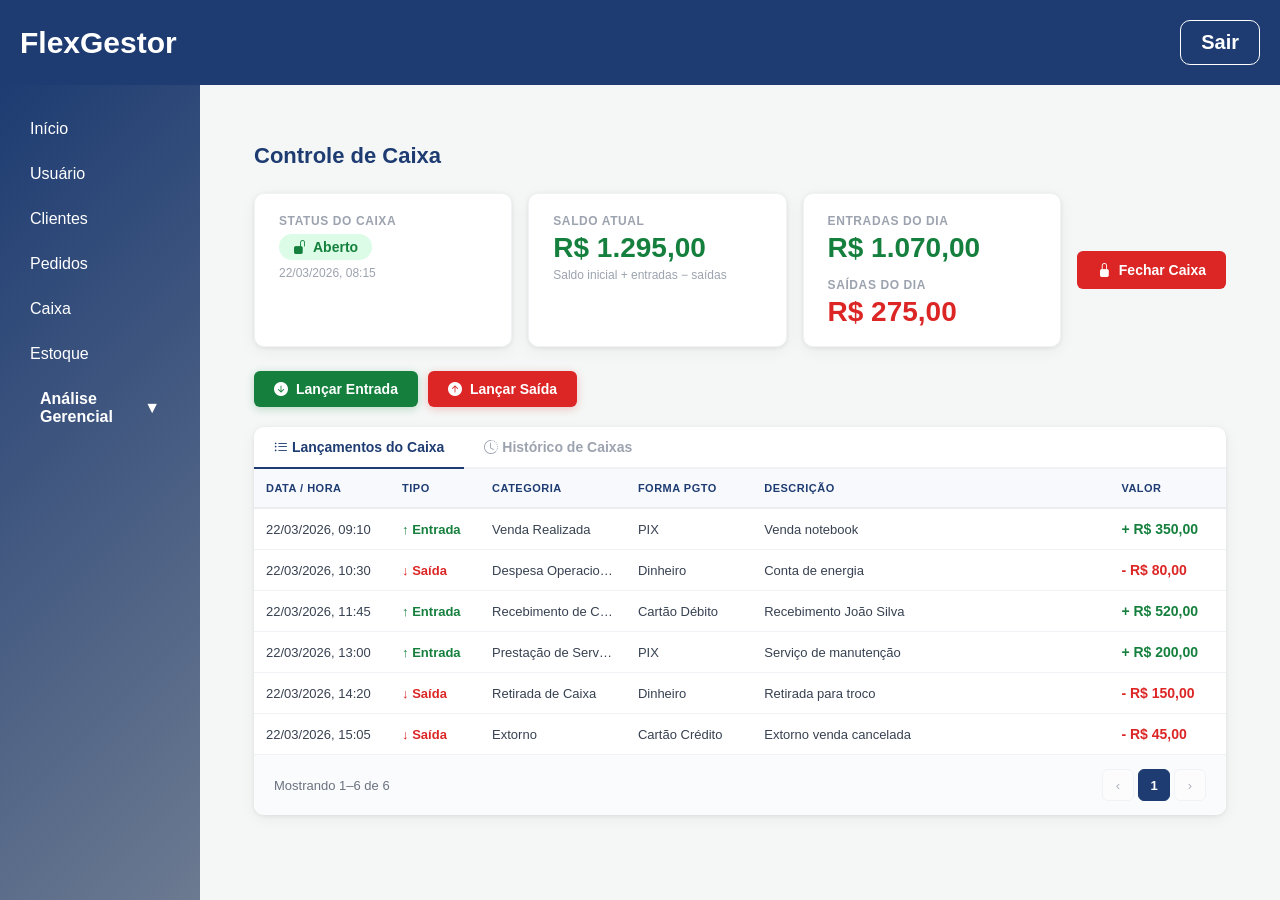
<file: WebApplication5/Views/Caixa/index.html>
<!DOCTYPE html>
<html lang="pt-br">
<head>
    <meta charset="UTF-8">
    <meta name="viewport" content="width=device-width, initial-scale=1.0">
    <title>Caixa - FlexGestor</title>
    <link rel="stylesheet" href="/WebApplication5/wwwroot/css/homeCSS/home.css">
    <link rel="stylesheet" href="/WebApplication5/wwwroot/css/menuCSS/menu.css">
    <link rel="stylesheet" href="/WebApplication5/wwwroot/css/caixaCSS/caixa.css">
    <link rel="stylesheet" href="https://cdn.jsdelivr.net/npm/bootstrap-icons@1.11.3/font/bootstrap-icons.min.css">
</head>
<body>
<div class="container">
    <div id="menu"></div>

    <main>
        <section class="secao-caixa">

            <div class="cabecalho-tela">
                <h2>Controle de Caixa</h2>
            </div>

            <!-- ── PAINEL DE STATUS ── -->
            <div class="caixa-painel">

                <!-- Status -->
                <div class="caixa-card">
                    <span class="caixa-card-label">Status do Caixa</span>
                    <span id="caixa-status-badge" class="caixa-status-badge aberto">
                        <i class="bi bi-unlock-fill"></i> Aberto
                    </span>
                    <span class="caixa-card-sub" id="caixa-abertura">—</span>
                </div>

                <!-- Saldo Atual -->
                <div class="caixa-card">
                    <span class="caixa-card-label">Saldo Atual</span>
                    <span id="caixa-saldo-atual" class="caixa-card-valor verde">R$ 0,00</span>
                    <span class="caixa-card-sub">Saldo inicial + entradas − saídas</span>
                </div>

                <!-- Entradas / Saídas -->
                <div class="caixa-card">
                    <span class="caixa-card-label">Entradas do Dia</span>
                    <span id="caixa-entradas" class="caixa-card-valor verde">R$ 0,00</span>
                    <span class="caixa-card-label" style="margin-top:1rem">Saídas do Dia</span>
                    <span id="caixa-saidas" class="caixa-card-valor vermelho">R$ 0,00</span>
                </div>

                <!-- Ações -->
                <div class="caixa-acoes">
                    <button id="btn-abrir" class="btn-abrir-caixa" onclick="abrirModalAbrirCaixa()">
                        <i class="bi bi-unlock-fill"></i> Abrir Caixa
                    </button>
                    <button id="btn-fechar" class="btn-fechar-caixa" onclick="abrirModalFecharCaixa()">
                        <i class="bi bi-lock-fill"></i> Fechar Caixa
                    </button>
                </div>
            </div>

            <!-- ── BOTÕES ENTRADA / SAÍDA ── -->
            <div class="lancamento-acoes">
                <button id="btn-entrada" class="btn-entrada" onclick="abrirModalLancamento('entrada')">
                    <i class="bi bi-arrow-down-circle-fill"></i> Lançar Entrada
                </button>
                <button id="btn-saida" class="btn-saida" onclick="abrirModalLancamento('saida')">
                    <i class="bi bi-arrow-up-circle-fill"></i> Lançar Saída
                </button>
            </div>

            <!-- ── ABAS ── -->
            <div class="table-container">
                <div class="abas">
                    <button id="aba-lancamentos" class="aba-btn ativa" onclick="mudarAba('lancamentos')">
                        <i class="bi bi-list-ul"></i> Lançamentos do Caixa
                    </button>
                    <button id="aba-historico" class="aba-btn" onclick="mudarAba('historico')">
                        <i class="bi bi-clock-history"></i> Histórico de Caixas
                    </button>
                </div>

                <!-- Lançamentos -->
                <div id="conteudo-lancamentos">
                    <table class="table-lancamentos" id="tabela-lancamentos">
                        <thead>
                            <tr>
                                <th>Data / Hora</th>
                                <th>Tipo</th>
                                <th>Categoria</th>
                                <th>Forma Pgto</th>
                                <th>Descrição</th>
                                <th>Valor</th>
                            </tr>
                        </thead>
                        <tbody></tbody>
                    </table>
                    <div class="paginacao" id="paginacao-lancamentos">
                        <span class="paginacao-info"></span>
                        <div class="paginacao-controles"></div>
                    </div>
                </div>

                <!-- Histórico -->
                <div id="conteudo-historico" style="display:none">
                    <table class="table-historico" id="tabela-historico">
                        <thead>
                            <tr>
                                <th>Status</th>
                                <th>Abertura</th>
                                <th>Fechamento</th>
                                <th>Saldo Inicial</th>
                                <th>Saldo Final</th>
                                <th>Resultado</th>
                                <th>Operador</th>
                            </tr>
                        </thead>
                        <tbody></tbody>
                    </table>
                </div>
            </div>

        </section>
    </main>
</div>

<!-- ════════════════════════════════════════
     MODAL: ABRIR CAIXA
════════════════════════════════════════ -->
<div class="modal" id="modal-abrir-caixa">
    <div class="modal-content" style="width:42rem">
        <div class="modal-header">
            <h3><i class="bi bi-unlock-fill" style="color:#15803d"></i> Abrir Caixa</h3>
            <button class="btn-fechar-modal" onclick="fecharModalAbrirCaixa()">&times;</button>
        </div>
        <div class="modal-body">
            <form id="form-abrir-caixa">
                <div class="form-grid">
                    <div class="form-group form-col-2">
                        <label>Saldo Inicial (R$) <span class="obrigatorio">*</span></label>
                        <input type="number" id="abrir-saldo-inicial" min="0" step="0.01"
                               placeholder="0,00" required>
                    </div>
                </div>
                <div class="modal-footer">
                    <button type="button" class="btn-secundario" onclick="fecharModalAbrirCaixa()">Cancelar</button>
                    <button type="submit" class="btn-primario verde">
                        <i class="bi bi-unlock-fill"></i> Abrir Caixa
                    </button>
                </div>
            </form>
        </div>
    </div>
</div>

<!-- ════════════════════════════════════════
     MODAL: FECHAR CAIXA
════════════════════════════════════════ -->
<div class="modal" id="modal-fechar-caixa">
    <div class="modal-content" style="width:44rem">
        <div class="modal-header">
            <h3><i class="bi bi-lock-fill" style="color:#dc2626"></i> Fechar Caixa</h3>
            <button class="btn-fechar-modal" onclick="fecharModalFecharCaixa()">&times;</button>
        </div>
        <div class="modal-body">
            <div class="confirm-body" style="padding:1.5rem 0 0.5rem">
                <div class="confirm-icone perigo">
                    <i class="bi bi-exclamation-triangle-fill"></i>
                </div>
                <p>Deseja <strong>fechar o caixa</strong> agora?<br>O saldo final será registrado automaticamente.</p>
            </div>
            <div class="form-grid" style="margin-top:1.5rem">
                <div class="form-group form-col-2">
                    <label>Saldo Final Calculado (R$)</label>
                    <input type="number" id="fechar-saldo-final" readonly>
                </div>
            </div>
        </div>
        <div class="modal-footer">
            <button type="button" class="btn-secundario" onclick="fecharModalFecharCaixa()">Cancelar</button>
            <button type="button" class="btn-perigo" id="confirm-fechar-sim">
                <i class="bi bi-lock-fill"></i> Sim, fechar caixa
            </button>
        </div>
    </div>
</div>

<!-- ════════════════════════════════════════
     MODAL: LANÇAMENTO ENTRADA / SAÍDA
════════════════════════════════════════ -->
<div class="modal" id="modal-lancamento">
    <div class="modal-content">
        <div class="modal-header">
            <h3><i class="bi bi-arrow-down-circle-fill" style="color:#15803d"></i> Lançar Entrada</h3>
            <button class="btn-fechar-modal" onclick="fecharModalLancamento()">&times;</button>
        </div>
        <div class="modal-body">
            <form id="form-lancamento">
                <p class="form-secao">Classificação</p>
                <div class="form-grid">
                    <div class="form-group form-col-2">
                        <label>Categoria Financeira <span class="obrigatorio">*</span></label>
                        <select id="lanc-categoria" required></select>
                    </div>
                    <div class="form-group">
                        <label>Forma de Pagamento <span class="obrigatorio">*</span></label>
                        <select id="lanc-formapgto" required></select>
                    </div>
                    <div class="form-group">
                        <label>Valor (R$) <span class="obrigatorio">*</span></label>
                        <input type="number" id="lanc-valor" min="0.01" step="0.01"
                               placeholder="0,00" required>
                    </div>
                </div>

                <p class="form-secao">Detalhes</p>
                <div class="form-grid">
                    <div class="form-group form-col-2">
                        <label>Descrição</label>
                        <input type="text" id="lanc-descricao" placeholder="Descreva o lançamento...">
                    </div>
                    <div class="form-group form-col-2">
                        <label>Referência</label>
                        <input type="text" id="lanc-referencia" placeholder="Ex: Pedido #123, Cliente X...">
                    </div>
                </div>

                <div class="modal-footer">
                    <button type="button" class="btn-secundario" onclick="fecharModalLancamento()">Cancelar</button>
                    <button type="submit" class="btn-primario verde" id="btn-confirm-lancamento">
                        <i class="bi bi-check-lg"></i> Confirmar Entrada
                    </button>
                </div>
            </form>
        </div>
    </div>
</div>

<script src="/WebApplication5/wwwroot/js/menuJS/menu.js"></script>
<script src="/WebApplication5/wwwroot/js/caixaJS/caixa.js"></script>
</body>
</html>
</file>
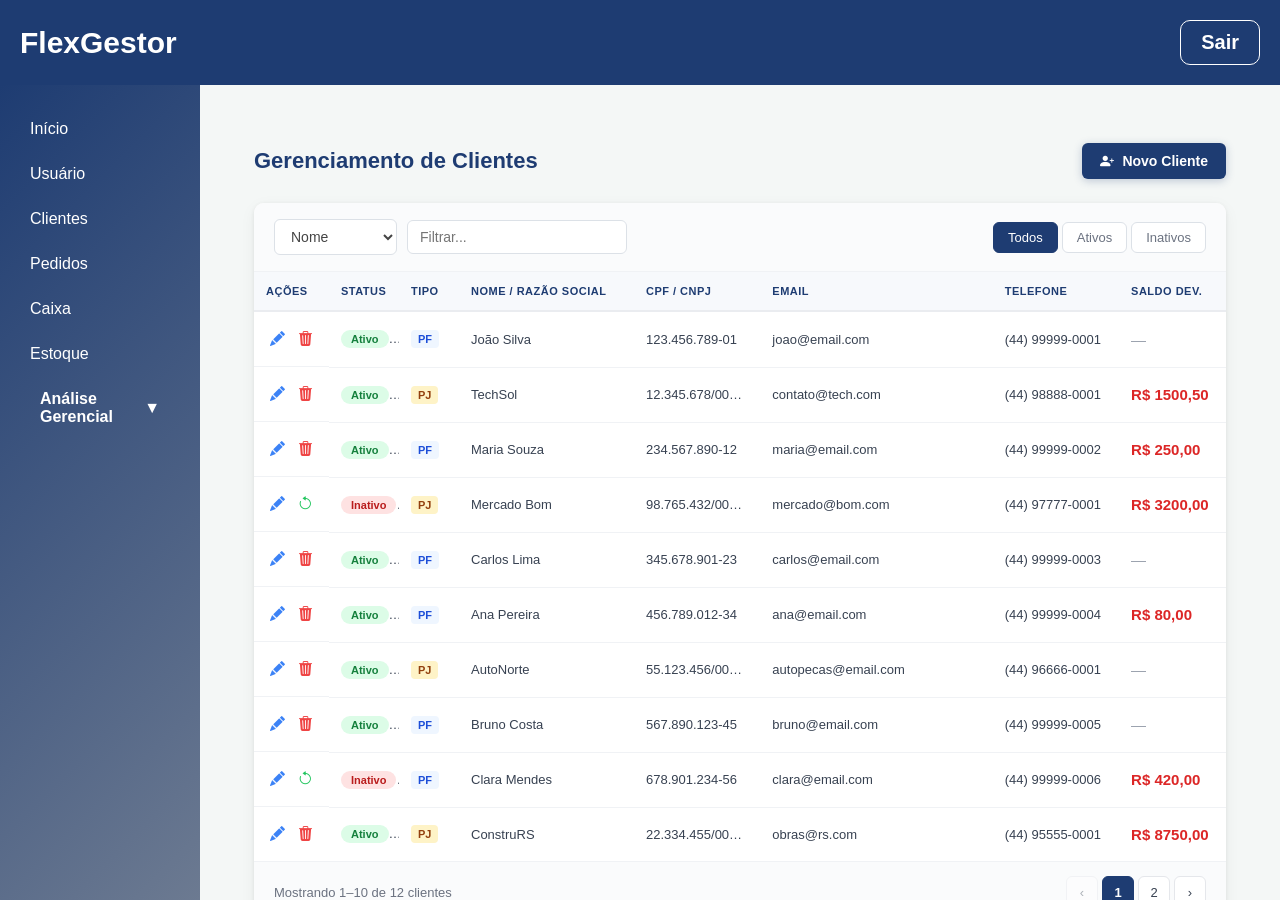
<file: WebApplication5/Views/Cliente/index.html>
<!DOCTYPE html>
<html lang="pt-br">
<head>
    <meta charset="UTF-8">
    <meta name="viewport" content="width=device-width, initial-scale=1.0">
    <title>Clientes - FlexGestor</title>
    <link rel="stylesheet" href="/WebApplication5/wwwroot/css/homeCSS/home.css">
    <link rel="stylesheet" href="/WebApplication5/wwwroot/css/menuCSS/menu.css">
    <link rel="stylesheet" href="/WebApplication5/wwwroot/css/clienteCSS/cliente.css">
    <link rel="stylesheet" href="https://cdn.jsdelivr.net/npm/bootstrap-icons@1.11.3/font/bootstrap-icons.min.css">
</head>
<body>
<div class="container">
    <div id="menu"></div>

    <main>
        <section class="secao-clientes">

            <div class="cabecalho-tela">
                <h2>Gerenciamento de Clientes</h2>
                <button class="btn-novo-cliente" onclick="abrirModal()">
                    <i class="bi bi-person-plus-fill"></i> Novo Cliente
                </button>
            </div>

            <div class="table-container">
                <div class="area-filtro">
                    <select id="select-tipo-filtro" class="select-filtro" onchange="filtrarTabela()">
                        <option value="nome">Nome</option>
                        <option value="documento">CPF / CNPJ</option>
                    </select>
                    <input type="text" id="input-termo-busca" class="input-filtro"
                           placeholder="Filtrar..." oninput="filtrarTabela()">
                    <div class="filtro-status">
                        <button id="btn-filtro-todos"   class="btn-status-filtro" onclick="setFiltroStatus('todos')">Todos</button>
                        <button id="btn-filtro-ativo"   class="btn-status-filtro" onclick="setFiltroStatus('ativo')">Ativos</button>
                        <button id="btn-filtro-inativo" class="btn-status-filtro" onclick="setFiltroStatus('inativo')">Inativos</button>
                    </div>
                </div>

                <table class="table-clientes" id="tabela-clientes">
                    <thead>
                        <tr>
                            <th>Ações</th>
                            <th>Status</th>
                            <th>Tipo</th>
                            <th>Nome / Razão Social</th>
                            <th>CPF / CNPJ</th>
                            <th>Email</th>
                            <th>Telefone</th>
                            <th>Saldo Dev.</th>
                        </tr>
                    </thead>
                    <tbody></tbody>
                </table>

                <div class="paginacao">
                    <span class="paginacao-info"></span>
                    <div class="paginacao-controles"></div>
                </div>
            </div>

        </section>
    </main>
</div>

<!-- ════════════════════════════════════════
     MODAL: NOVO CLIENTE
════════════════════════════════════════ -->
<div class="modal" id="modal-novo-cliente">
    <div class="modal-content modal-large">
        <div class="modal-header">
            <h3><i class="bi bi-person-plus-fill"></i> Novo Cliente</h3>
            <button class="btn-fechar-modal" onclick="fecharModal()">&times;</button>
        </div>
        <div class="modal-body">
            <form id="form-cliente">

                <!-- Toggle PF / PJ -->
                <div class="tipo-selector">
                    <span class="tipo-selector-label">Tipo de pessoa:</span>
                    <button type="button" class="tipo-btn tipo-btn-ativo" data-prefixo="novo" data-tipo="PF" onclick="alternarTipo('PF','novo')">
                        <i class="bi bi-person-fill"></i> Pessoa Física
                    </button>
                    <button type="button" class="tipo-btn" data-prefixo="novo" data-tipo="PJ" onclick="alternarTipo('PJ','novo')">
                        <i class="bi bi-building"></i> Pessoa Jurídica
                    </button>
                </div>

                <!-- Identificação -->
                <p class="form-secao">Identificação</p>
                <div class="form-grid">
                    <div class="form-group form-col-2">
                        <label>Nome Completo <span class="obrigatorio">*</span></label>
                        <input type="text" id="novo-nome" placeholder="Nome do cliente" required>
                    </div>
                    <div class="form-group">
                        <label id="novo-label-doc">CPF <span class="obrigatorio">*</span></label>
                        <input type="text" id="novo-doc" placeholder="000.000.000-00" required>
                    </div>
                    <div class="form-group" id="novo-grupo-genero">
                        <label>Gênero</label>
                        <select id="novo-genero">
                            <option value="">Selecione</option>
                            <option value="M">Masculino</option>
                            <option value="F">Feminino</option>
                            <option value="O">Outro</option>
                        </select>
                    </div>
                    <div class="form-group" id="novo-grupo-nascimento">
                        <label>Data de Nascimento</label>
                        <input type="date" id="novo-nascimento">
                    </div>
                    <div class="form-group" id="novo-grupo-estadocivil">
                        <label>Estado Civil</label>
                        <select id="novo-estadocivil">
                            <option value="">Selecione</option>
                            <option value="Solteiro">Solteiro(a)</option>
                            <option value="Casado">Casado(a)</option>
                            <option value="Divorciado">Divorciado(a)</option>
                            <option value="Viúvo">Viúvo(a)</option>
                        </select>
                    </div>
                    <!-- Campos exclusivos PJ -->
                    <div class="form-group form-col-2" id="novo-grupo-razaosocial" style="display:none">
                        <label>Razão Social <span class="obrigatorio">*</span></label>
                        <input type="text" id="novo-razaosocial" placeholder="Razão social da empresa">
                    </div>
                    <div class="form-group" id="novo-grupo-nomefantasia" style="display:none">
                        <label>Nome Fantasia</label>
                        <input type="text" id="novo-nomefantasia" placeholder="Nome fantasia">
                    </div>
                </div>

                <!-- Contato -->
                <p class="form-secao">Contato</p>
                <div class="form-grid">
                    <div class="form-group form-col-2">
                        <label>Email <span class="obrigatorio">*</span></label>
                        <input type="email" id="novo-email" placeholder="email@exemplo.com" required>
                    </div>
                    <div class="form-group">
                        <label>Telefone</label>
                        <input type="text" id="novo-telefone" placeholder="(00) 00000-0000">
                    </div>
                </div>

                <!-- Dados Comerciais -->
                <p class="form-secao">Dados Comerciais</p>
                <div class="form-grid">
                    <div class="form-group">
                        <label>Tipo de Cliente</label>
                        <select id="novo-tipocliente">
                            <option value="1">Padrão</option>
                            <option value="2">VIP</option>
                            <option value="3">Atacado</option>
                        </select>
                    </div>
                    <div class="form-group">
                        <label>Saldo Devedor (R$)</label>
                        <input type="number" id="novo-saldo" placeholder="0,00" min="0" step="0.01">
                    </div>
                    <div class="form-group form-col-2">
                        <label>Observação</label>
                        <textarea id="novo-observacao" placeholder="Observações sobre o cliente..."></textarea>
                    </div>
                </div>

                <div class="modal-footer">
                    <button type="button" class="btn-secundario" onclick="fecharModal()">Cancelar</button>
                    <button type="submit" class="btn-primario"><i class="bi bi-check-lg"></i> Salvar</button>
                </div>
            </form>
        </div>
    </div>
</div>

<!-- ════════════════════════════════════════
     MODAL: EDIÇÃO
════════════════════════════════════════ -->
<div class="modal" id="modal-edicao">
    <div class="modal-content modal-large">
        <div class="modal-header">
            <h3><i class="bi bi-pencil-fill"></i> Editar Cliente</h3>
            <button class="btn-fechar-modal" onclick="fecharModalEdicao()">&times;</button>
        </div>
        <div class="modal-body">
            <form id="form-edicao">

                <!-- Toggle PF / PJ -->
                <div class="tipo-selector">
                    <span class="tipo-selector-label">Tipo de pessoa:</span>
                    <button type="button" class="tipo-btn tipo-btn-ativo" data-prefixo="edit" data-tipo="PF" onclick="alternarTipo('PF','edit')">
                        <i class="bi bi-person-fill"></i> Pessoa Física
                    </button>
                    <button type="button" class="tipo-btn" data-prefixo="edit" data-tipo="PJ" onclick="alternarTipo('PJ','edit')">
                        <i class="bi bi-building"></i> Pessoa Jurídica
                    </button>
                </div>

                <!-- Identificação -->
                <p class="form-secao">Identificação</p>
                <div class="form-grid">
                    <div class="form-group form-col-2">
                        <label>Nome Completo <span class="obrigatorio">*</span></label>
                        <input type="text" id="edit-nome" required>
                    </div>
                    <div class="form-group">
                        <label id="edit-label-doc">CPF <span class="obrigatorio">*</span></label>
                        <input type="text" id="edit-doc" required>
                    </div>
                    <div class="form-group" id="edit-grupo-genero">
                        <label>Gênero</label>
                        <select id="edit-genero">
                            <option value="">Selecione</option>
                            <option value="M">Masculino</option>
                            <option value="F">Feminino</option>
                            <option value="O">Outro</option>
                        </select>
                    </div>
                    <div class="form-group" id="edit-grupo-nascimento">
                        <label>Data de Nascimento</label>
                        <input type="date" id="edit-nascimento">
                    </div>
                    <div class="form-group" id="edit-grupo-estadocivil">
                        <label>Estado Civil</label>
                        <select id="edit-estadocivil">
                            <option value="">Selecione</option>
                            <option value="Solteiro">Solteiro(a)</option>
                            <option value="Casado">Casado(a)</option>
                            <option value="Divorciado">Divorciado(a)</option>
                            <option value="Viúvo">Viúvo(a)</option>
                        </select>
                    </div>
                    <!-- PJ -->
                    <div class="form-group form-col-2" id="edit-grupo-razaosocial" style="display:none">
                        <label>Razão Social</label>
                        <input type="text" id="edit-razaosocial">
                    </div>
                    <div class="form-group" id="edit-grupo-nomefantasia" style="display:none">
                        <label>Nome Fantasia</label>
                        <input type="text" id="edit-nomefantasia">
                    </div>
                </div>

                <!-- Contato -->
                <p class="form-secao">Contato</p>
                <div class="form-grid">
                    <div class="form-group form-col-2">
                        <label>Email <span class="obrigatorio">*</span></label>
                        <input type="email" id="edit-email" required>
                    </div>
                    <div class="form-group">
                        <label>Telefone</label>
                        <input type="text" id="edit-telefone">
                    </div>
                </div>

                <!-- Dados Comerciais -->
                <p class="form-secao">Dados Comerciais</p>
                <div class="form-grid">
                    <div class="form-group">
                        <label>Tipo de Cliente</label>
                        <select id="edit-tipocliente">
                            <option value="1">Padrão</option>
                            <option value="2">VIP</option>
                            <option value="3">Atacado</option>
                        </select>
                    </div>
                    <div class="form-group">
                        <label>Saldo Devedor (R$)</label>
                        <input type="number" id="edit-saldo" min="0" step="0.01">
                    </div>
                    <div class="form-group">
                        <label>Data de Cadastro</label>
                        <input type="text" id="edit-cadastro" readonly>
                    </div>
                    <div class="form-group form-col-2">
                        <label>Observação</label>
                        <textarea id="edit-observacao"></textarea>
                    </div>
                </div>

                <div class="modal-footer">
                    <button type="button" class="btn-secundario" onclick="fecharModalEdicao()">Cancelar</button>
                    <button type="submit" class="btn-primario"><i class="bi bi-check-lg"></i> Salvar Alterações</button>
                </div>
            </form>
        </div>
    </div>
</div>

<!-- ════════════════════════════════════════
     MODAL: CONFIRMAÇÃO
════════════════════════════════════════ -->
<div class="modal" id="modal-confirmar">
    <div class="modal-content" style="width:420px">
        <div class="modal-header">
            <h3><i class="bi bi-exclamation-triangle-fill" style="color:#ef4444"></i> Confirmação</h3>
            <button class="btn-fechar-modal" onclick="fecharModalConfirmar()">&times;</button>
        </div>
        <div class="confirm-body">
            <div class="confirm-icone">
                <i class="bi bi-exclamation-triangle-fill"></i>
            </div>
            <p id="confirm-mensagem">Deseja inativar este cliente?</p>
        </div>
        <div class="modal-footer">
            <button type="button" class="btn-secundario" onclick="fecharModalConfirmar()">Não, cancelar</button>
            <button type="button" class="btn-perigo" id="confirm-btn-sim">Sim, inativar</button>
        </div>
    </div>
</div>

<script src="/WebApplication5/wwwroot/js/menuJS/menu.js"></script>
<script src="/WebApplication5/wwwroot/js/clienteJS/cliente.js"></script>
</body>
</html>
</file>
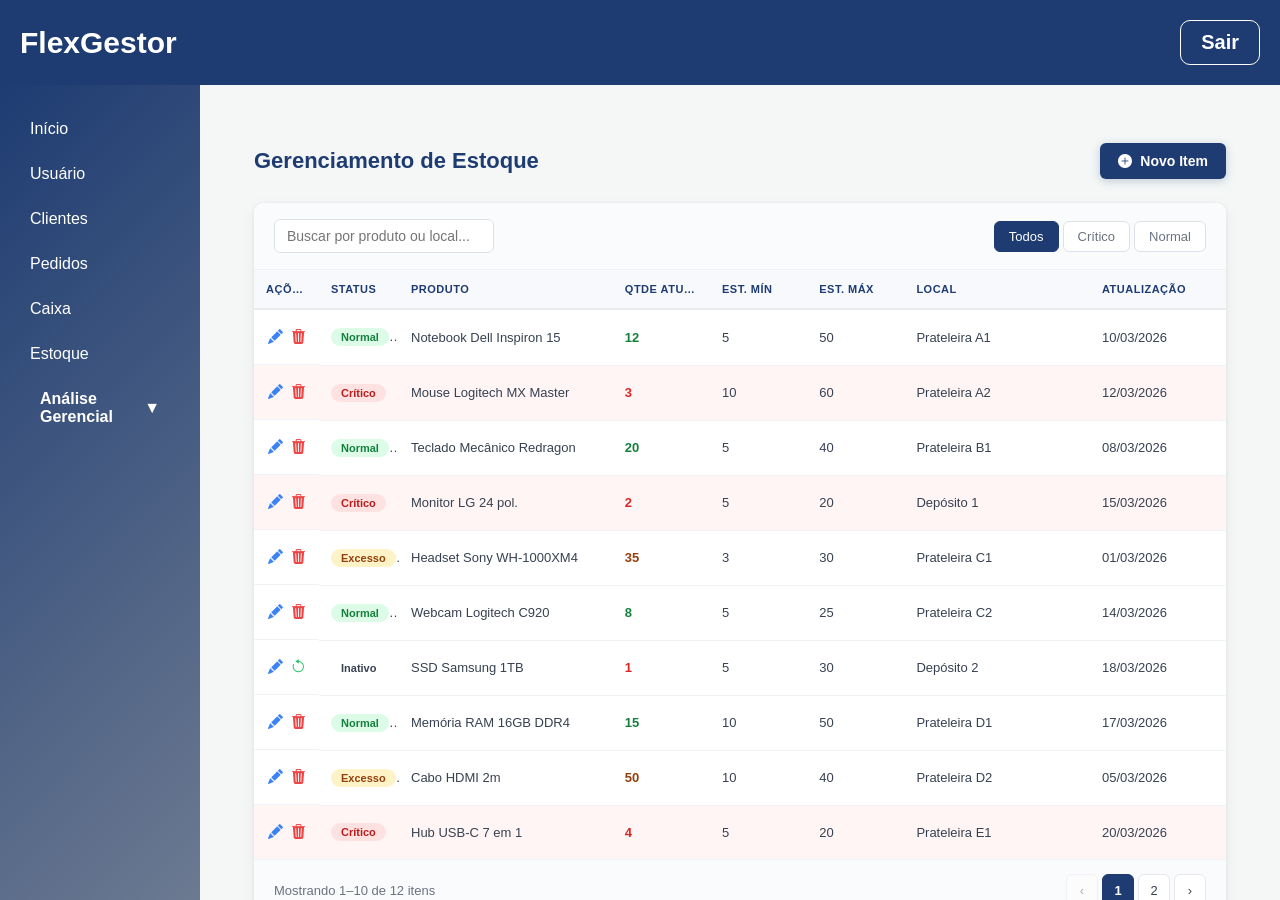
<file: WebApplication5/Views/Estoque/index.html>
<!DOCTYPE html>
<html lang="pt-br">
<head>
    <meta charset="UTF-8">
    <meta name="viewport" content="width=device-width, initial-scale=1.0">
    <title>Estoque - FlexGestor</title>
    <link rel="stylesheet" href="/WebApplication5/wwwroot/css/homeCSS/home.css">
    <link rel="stylesheet" href="/WebApplication5/wwwroot/css/menuCSS/menu.css">
    <link rel="stylesheet" href="/WebApplication5/wwwroot/css/estoqueCSS/estoque.css">
    <link rel="stylesheet" href="https://cdn.jsdelivr.net/npm/bootstrap-icons@1.11.3/font/bootstrap-icons.min.css">
</head>
<body>
<div class="container">
    <div id="menu"></div>

    <main>
        <section class="secao-estoque">

            <div class="cabecalho-tela">
                <h2>Gerenciamento de Estoque</h2>
                <button class="btn-novo-estoque" onclick="abrirModal()">
                    <i class="bi bi-plus-circle-fill"></i> Novo Item
                </button>
            </div>

            <div class="table-container">
                <div class="area-filtro">
                    <input type="text" id="input-termo-busca" class="input-filtro"
                           placeholder="Buscar por produto ou local..." oninput="filtrarTabela()">
                    <div class="filtro-status">
                        <button id="btn-filtro-todos"   class="btn-status-filtro" onclick="setFiltroStatus('todos')">Todos</button>
                        <button id="btn-filtro-critico" class="btn-status-filtro" onclick="setFiltroStatus('critico')">Crítico</button>
                        <button id="btn-filtro-normal"  class="btn-status-filtro" onclick="setFiltroStatus('normal')">Normal</button>
                    </div>
                </div>

                <table class="table-estoque" id="tabela-estoque">
                    <thead>
                        <tr>
                            <th>Ações</th>
                            <th>Status</th>
                            <th>Produto</th>
                            <th>Qtde Atual</th>
                            <th>Est. Mín</th>
                            <th>Est. Máx</th>
                            <th>Local</th>
                            <th>Atualização</th>
                        </tr>
                    </thead>
                    <tbody></tbody>
                </table>

                <div class="paginacao">
                    <span class="paginacao-info"></span>
                    <div class="paginacao-controles"></div>
                </div>
            </div>

        </section>
    </main>
</div>

<!-- ════════════════════════════════════════
     MODAL: NOVO ITEM
════════════════════════════════════════ -->
<div class="modal" id="modal-novo-estoque">
    <div class="modal-content">
        <div class="modal-header">
            <h3><i class="bi bi-plus-circle-fill"></i> Novo Item de Estoque</h3>
            <button class="btn-fechar-modal" onclick="fecharModal()">&times;</button>
        </div>
        <div class="modal-body">
            <form id="form-estoque">

                <p class="form-secao">Produto</p>
                <div class="form-grid">
                    <div class="form-group form-col-2">
                        <label>Produto <span class="obrigatorio">*</span></label>
                        <select id="novo-produto" required></select>
                    </div>
                </div>

                <p class="form-secao">Quantidades</p>
                <div class="form-grid">
                    <div class="form-group">
                        <label>Qtde Atual <span class="obrigatorio">*</span></label>
                        <input type="number" id="novo-qtde" min="0" placeholder="0" required>
                    </div>
                    <div class="form-group">
                        <label>Estoque Mínimo <span class="obrigatorio">*</span></label>
                        <input type="number" id="novo-min" min="0" placeholder="0" required>
                    </div>
                    <div class="form-group">
                        <label>Estoque Máximo <span class="obrigatorio">*</span></label>
                        <input type="number" id="novo-max" min="0" placeholder="0" required>
                    </div>
                    <div class="form-group">
                        <label>Local <span class="obrigatorio">*</span></label>
                        <input type="text" id="novo-local" placeholder="Ex: Prateleira A1" required>
                    </div>
                </div>

                <div class="modal-footer">
                    <button type="button" class="btn-secundario" onclick="fecharModal()">Cancelar</button>
                    <button type="submit" class="btn-primario"><i class="bi bi-check-lg"></i> Salvar</button>
                </div>
            </form>
        </div>
    </div>
</div>

<!-- ════════════════════════════════════════
     MODAL: EDIÇÃO
════════════════════════════════════════ -->
<div class="modal" id="modal-edicao">
    <div class="modal-content">
        <div class="modal-header">
            <h3><i class="bi bi-pencil-fill"></i> Editar Item de Estoque</h3>
            <button class="btn-fechar-modal" onclick="fecharModalEdicao()">&times;</button>
        </div>
        <div class="modal-body">
            <form id="form-edicao">

                <p class="form-secao">Produto</p>
                <div class="form-grid">
                    <div class="form-group form-col-2">
                        <label>Produto <span class="obrigatorio">*</span></label>
                        <select id="edit-produto" required></select>
                    </div>
                </div>

                <p class="form-secao">Quantidades</p>
                <div class="form-grid">
                    <div class="form-group">
                        <label>Qtde Atual <span class="obrigatorio">*</span></label>
                        <input type="number" id="edit-qtde" min="0" required>
                    </div>
                    <div class="form-group">
                        <label>Estoque Mínimo <span class="obrigatorio">*</span></label>
                        <input type="number" id="edit-min" min="0" required>
                    </div>
                    <div class="form-group">
                        <label>Estoque Máximo <span class="obrigatorio">*</span></label>
                        <input type="number" id="edit-max" min="0" required>
                    </div>
                    <div class="form-group">
                        <label>Local <span class="obrigatorio">*</span></label>
                        <input type="text" id="edit-local" required>
                    </div>
                    <div class="form-group form-col-2">
                        <label>Última Atualização</label>
                        <input type="date" id="edit-atualizacao" readonly>
                    </div>
                </div>

                <div class="modal-footer">
                    <button type="button" class="btn-secundario" onclick="fecharModalEdicao()">Cancelar</button>
                    <button type="submit" class="btn-primario"><i class="bi bi-check-lg"></i> Salvar Alterações</button>
                </div>
            </form>
        </div>
    </div>
</div>

<!-- ════════════════════════════════════════
     MODAL: CONFIRMAÇÃO
════════════════════════════════════════ -->
<div class="modal" id="modal-confirmar">
    <div class="modal-content" style="width:42rem">
        <div class="modal-header">
            <h3><i class="bi bi-exclamation-triangle-fill" style="color:#ef4444"></i> Confirmação</h3>
            <button class="btn-fechar-modal" onclick="fecharModalConfirmar()">&times;</button>
        </div>
        <div class="confirm-body">
            <div class="confirm-icone">
                <i class="bi bi-exclamation-triangle-fill"></i>
            </div>
            <p id="confirm-mensagem">Deseja inativar este item?</p>
        </div>
        <div class="modal-footer">
            <button type="button" class="btn-secundario" onclick="fecharModalConfirmar()">Não, cancelar</button>
            <button type="button" class="btn-perigo" id="confirm-btn-sim">Sim, inativar</button>
        </div>
    </div>
</div>

<script src="/WebApplication5/wwwroot/js/menuJS/menu.js"></script>
<script src="/WebApplication5/wwwroot/js/estoqueJS/estoque.js"></script>
</body>
</html>
</file>
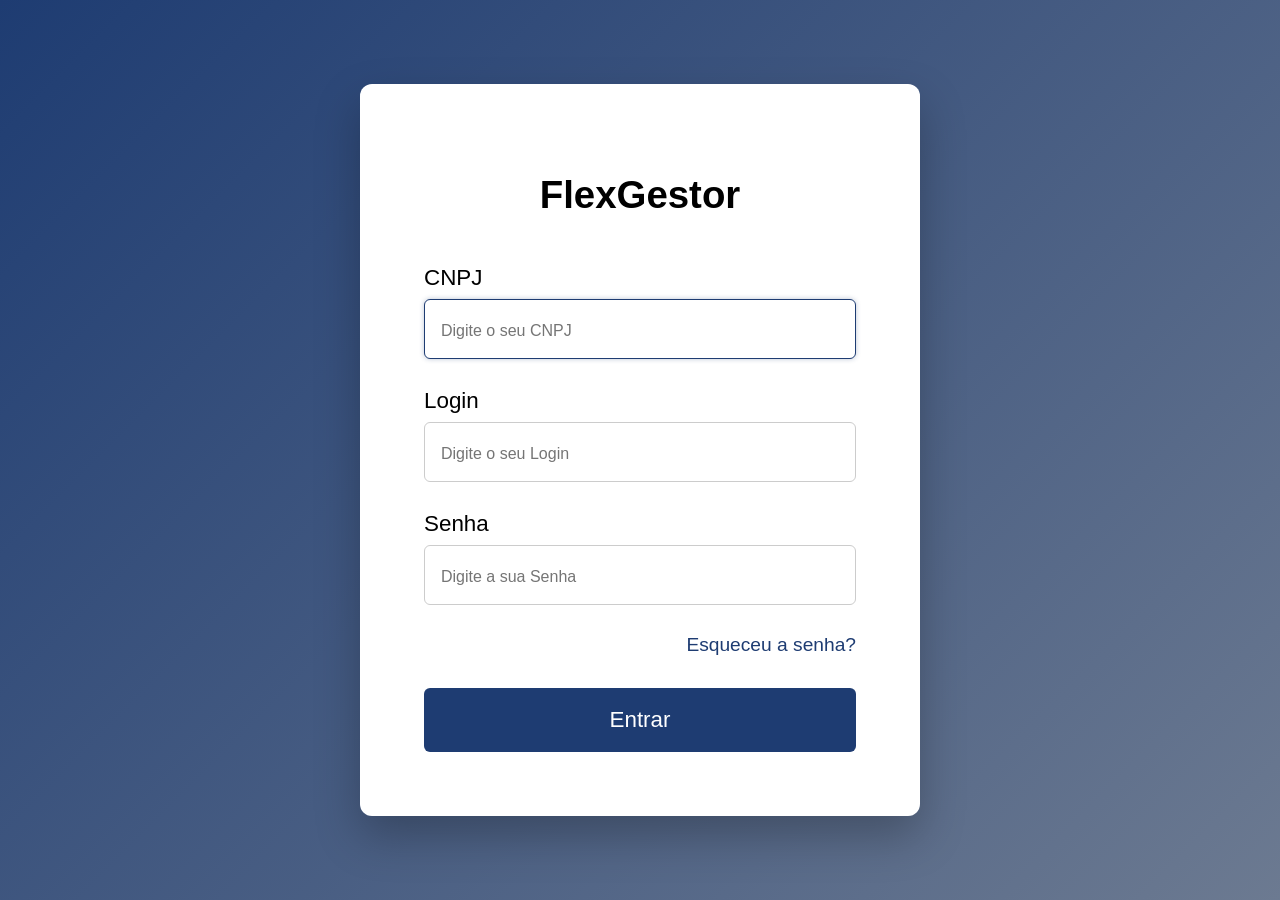
<file: WebApplication5/Views/Login/index.html>
<!DOCTYPE html>
<html lang="pt-br">

<head>
    <meta charset="UTF-8">
    <meta name="viewport" content="width=device-width, initial-scale=1.0">
    <link rel="stylesheet" href="../../wwwroot/css/loginCSS/login.css">
    <title>Login</title>
</head>

<body>
    <form action="" method="POST"> 
    <fieldset>
        <h1>FlexGestor</h1>

        <div class="campo">
            <label for="doc">CNPJ</label>
            <input type="number" id="doc" name="cnpj" required autofocus placeholder="Digite o seu CNPJ" maxlength="14" minlength="14">
        </div>

        <div class="campo">
            <label for="login">Login</label>
            <input type="text" id="login" name="login" required placeholder="Digite o seu Login" maxlength="100">
        </div>

        <div class="campo">
            <label for="pass">Senha</label>
            <input type="password" id="pass" name="senha" required placeholder="Digite a sua Senha" max="50">
        </div>

        <a href="#">Esqueceu a senha?</a>

        <button type="submit">Entrar</button>
    </fieldset>
</form>
</body>
</html>
</file>
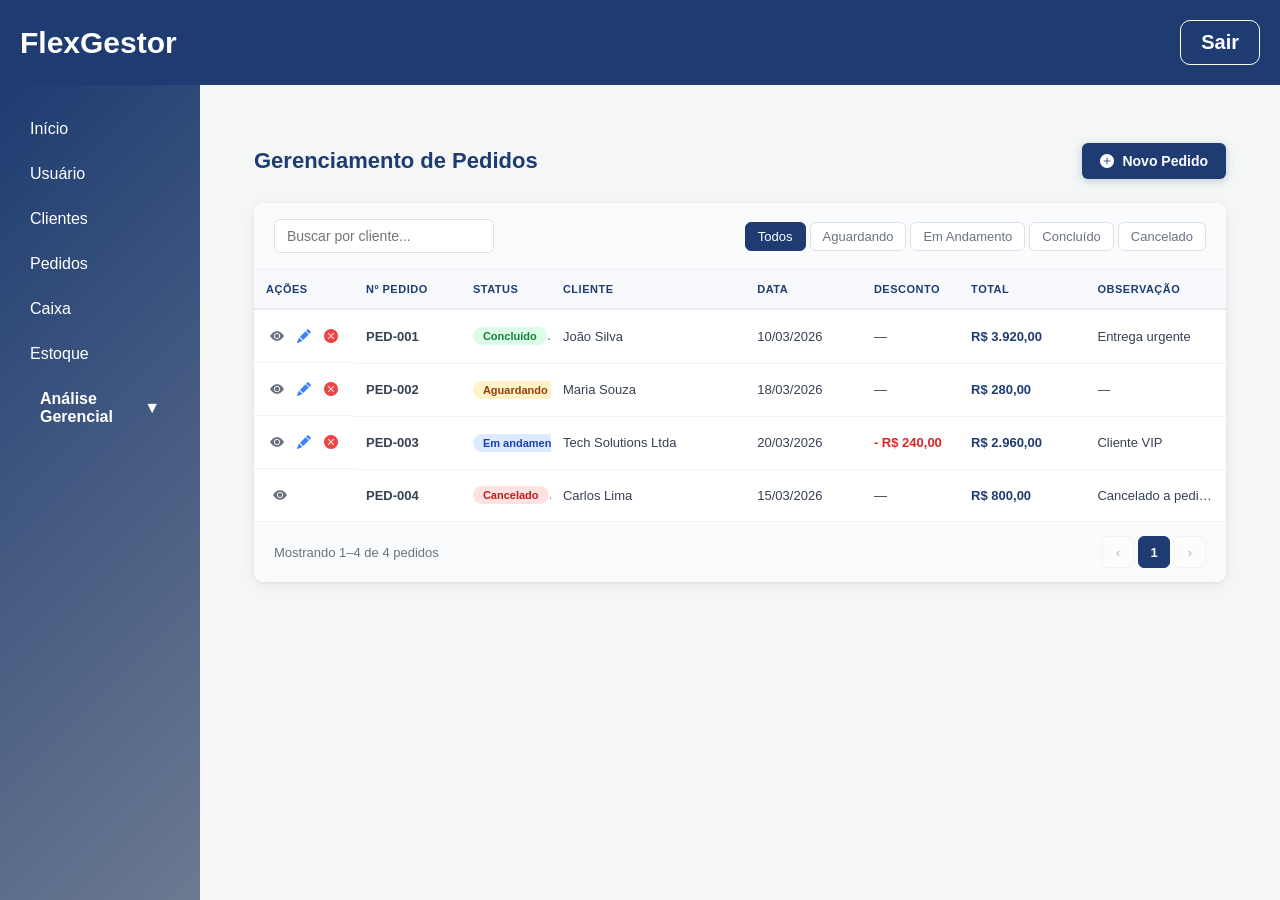
<file: WebApplication5/Views/Pedido/index.html>
<!DOCTYPE html>
<html lang="pt-br">
<head>
    <meta charset="UTF-8">
    <meta name="viewport" content="width=device-width, initial-scale=1.0">
    <title>Pedidos - FlexGestor</title>
    <link rel="stylesheet" href="/WebApplication5/wwwroot/css/homeCSS/home.css">
    <link rel="stylesheet" href="/WebApplication5/wwwroot/css/menuCSS/menu.css">
    <link rel="stylesheet" href="/WebApplication5/wwwroot/css/pedidoCSS/pedido.css">
    <link rel="stylesheet" href="https://cdn.jsdelivr.net/npm/bootstrap-icons@1.11.3/font/bootstrap-icons.min.css">
</head>
<body>
<div class="container">
    <div id="menu"></div>
    <main>
        <section class="secao-pedidos">

            <div class="cabecalho-tela">
                <h2>Gerenciamento de Pedidos</h2>
                <button class="btn-novo-pedido" onclick="abrirModal()">
                    <i class="bi bi-plus-circle-fill"></i> Novo Pedido
                </button>
            </div>

            <div class="table-container">
                <div class="area-filtro">
                    <input type="text" id="input-busca-cliente" class="input-filtro"
                           placeholder="Buscar por cliente..." oninput="filtrarCliente()">
                    <div class="filtro-status">
                        <button id="btn-f-todos"      class="btn-status-filtro" onclick="setFiltroStatus('todos')">Todos</button>
                        <button id="btn-f-aguardando" class="btn-status-filtro" onclick="setFiltroStatus('aguardando')">Aguardando</button>
                        <button id="btn-f-andamento"  class="btn-status-filtro" onclick="setFiltroStatus('andamento')">Em Andamento</button>
                        <button id="btn-f-concluido"  class="btn-status-filtro" onclick="setFiltroStatus('concluido')">Concluído</button>
                        <button id="btn-f-cancelado"  class="btn-status-filtro" onclick="setFiltroStatus('cancelado')">Cancelado</button>
                    </div>
                </div>

                <table class="table-pedidos" id="tabela-pedidos">
                    <thead>
                        <tr>
                            <th>Ações</th>
                            <th>Nº Pedido</th>
                            <th>Status</th>
                            <th>Cliente</th>
                            <th>Data</th>
                            <th>Desconto</th>
                            <th>Total</th>
                            <th>Observação</th>
                        </tr>
                    </thead>
                    <tbody></tbody>
                </table>

                <div class="paginacao">
                    <span class="paginacao-info"></span>
                    <div class="paginacao-controles"></div>
                </div>
            </div>

        </section>
    </main>
</div>

<!-- ════════════════════════════════════════
     MODAL: NOVO PEDIDO
════════════════════════════════════════ -->
<div class="modal" id="modal-novo-pedido">
    <div class="modal-content modal-xl">
        <div class="modal-header">
            <h3><i class="bi bi-plus-circle-fill"></i> Novo Pedido</h3>
            <button class="btn-fechar-modal" onclick="fecharModal()">&times;</button>
        </div>
        <div class="modal-body">
            <form id="form-pedido">

                <p class="form-secao">Informações do Pedido</p>
                <div class="form-grid">
                    <div class="form-group">
                        <label>Cliente <span class="obrigatorio">*</span></label>
                        <select id="novo-cliente" required></select>
                    </div>
                    <div class="form-group">
                        <label>Desconto Geral (R$)</label>
                        <input type="number" id="novo-desconto" min="0" step="0.01"
                               placeholder="0,00" oninput="atualizarResumo('novo')">
                    </div>
                    <div class="form-group form-col-2">
                        <label>Observação</label>
                        <textarea id="novo-obs" placeholder="Observações sobre o pedido..."></textarea>
                    </div>
                </div>

                <p class="form-secao">
                    <div class="itens-header">
                        <span>Itens do Pedido</span>
                        <button type="button" class="btn-add-item" onclick="adicionarItem('novo')">
                            <i class="bi bi-plus-lg"></i> Adicionar Item
                        </button>
                    </div>
                </p>

                <table class="table-itens">
                    <thead>
                        <tr>
                            <th class="col-produto">Produto</th>
                            <th class="col-qtde">Qtde</th>
                            <th class="col-preco">Preço Unit.</th>
                            <th class="col-desc">Desconto</th>
                            <th class="col-sub">Subtotal</th>
                            <th class="col-del"></th>
                        </tr>
                    </thead>
                    <tbody id="novo-itens-body"></tbody>
                </table>

                <div class="pedido-resumo">
                    <div class="pedido-resumo-linha">
                        <span>Subtotal dos itens</span>
                        <span id="novo-resumo-subtotal">R$ 0,00</span>
                    </div>
                    <div class="pedido-resumo-linha">
                        <span>Descontos nos itens</span>
                        <span id="novo-resumo-desc-itens">- R$ 0,00</span>
                    </div>
                    <div class="pedido-resumo-linha">
                        <span>Desconto geral</span>
                        <span id="novo-resumo-desc-geral">- R$ 0,00</span>
                    </div>
                    <div class="pedido-resumo-linha total">
                        <span>Total do Pedido</span>
                        <span id="novo-resumo-total">R$ 0,00</span>
                    </div>
                </div>

                <div class="modal-footer">
                    <button type="button" class="btn-secundario" onclick="fecharModal()">Cancelar</button>
                    <button type="submit" class="btn-primario"><i class="bi bi-check-lg"></i> Salvar Pedido</button>
                </div>
            </form>
        </div>
    </div>
</div>

<!-- ════════════════════════════════════════
     MODAL: EDIÇÃO
════════════════════════════════════════ -->
<div class="modal" id="modal-edicao">
    <div class="modal-content modal-xl">
        <div class="modal-header">
            <h3><i class="bi bi-pencil-fill"></i> Editar Pedido</h3>
            <button class="btn-fechar-modal" onclick="fecharEdicao()">&times;</button>
        </div>
        <div class="modal-body">
            <form id="form-edicao">

                <p class="form-secao">Informações do Pedido</p>
                <div class="form-grid">
                    <div class="form-group">
                        <label>Número</label>
                        <input type="text" id="edit-numero" readonly>
                    </div>
                    <div class="form-group">
                        <label>Status <span class="obrigatorio">*</span></label>
                        <select id="edit-status" required></select>
                    </div>
                    <div class="form-group">
                        <label>Cliente <span class="obrigatorio">*</span></label>
                        <select id="edit-cliente" required></select>
                    </div>
                    <div class="form-group">
                        <label>Desconto Geral (R$)</label>
                        <input type="number" id="edit-desconto" min="0" step="0.01"
                               oninput="atualizarResumo('edit')">
                    </div>
                    <div class="form-group form-col-2">
                        <label>Observação</label>
                        <textarea id="edit-obs"></textarea>
                    </div>
                </div>

                <p class="form-secao">
                    <div class="itens-header">
                        <span>Itens do Pedido</span>
                        <button type="button" class="btn-add-item" onclick="adicionarItem('edit')">
                            <i class="bi bi-plus-lg"></i> Adicionar Item
                        </button>
                    </div>
                </p>

                <table class="table-itens">
                    <thead>
                        <tr>
                            <th class="col-produto">Produto</th>
                            <th class="col-qtde">Qtde</th>
                            <th class="col-preco">Preço Unit.</th>
                            <th class="col-desc">Desconto</th>
                            <th class="col-sub">Subtotal</th>
                            <th class="col-del"></th>
                        </tr>
                    </thead>
                    <tbody id="edit-itens-body"></tbody>
                </table>

                <div class="pedido-resumo">
                    <div class="pedido-resumo-linha">
                        <span>Subtotal dos itens</span>
                        <span id="edit-resumo-subtotal">R$ 0,00</span>
                    </div>
                    <div class="pedido-resumo-linha">
                        <span>Descontos nos itens</span>
                        <span id="edit-resumo-desc-itens">- R$ 0,00</span>
                    </div>
                    <div class="pedido-resumo-linha">
                        <span>Desconto geral</span>
                        <span id="edit-resumo-desc-geral">- R$ 0,00</span>
                    </div>
                    <div class="pedido-resumo-linha total">
                        <span>Total do Pedido</span>
                        <span id="edit-resumo-total">R$ 0,00</span>
                    </div>
                </div>

                <div class="modal-footer">
                    <button type="button" class="btn-secundario" onclick="fecharEdicao()">Cancelar</button>
                    <button type="submit" class="btn-primario"><i class="bi bi-check-lg"></i> Salvar Alterações</button>
                </div>
            </form>
        </div>
    </div>
</div>

<!-- ════════════════════════════════════════
     MODAL: DETALHES
════════════════════════════════════════ -->
<div class="modal" id="modal-detalhes">
    <div class="modal-content modal-xl">
        <div class="modal-header">
            <h3><i class="bi bi-eye-fill"></i> Detalhes do Pedido</h3>
            <button class="btn-fechar-modal" onclick="fecharDetalhes()">&times;</button>
        </div>
        <div class="modal-body">

            <div class="detalhe-grid">
                <div class="detalhe-item">
                    <label>Número</label>
                    <span id="det-numero">—</span>
                </div>
                <div class="detalhe-item">
                    <label>Status</label>
                    <span id="det-status">—</span>
                </div>
                <div class="detalhe-item">
                    <label>Cliente</label>
                    <span id="det-cliente">—</span>
                </div>
                <div class="detalhe-item">
                    <label>Data do Pedido</label>
                    <span id="det-data">—</span>
                </div>
                <div class="detalhe-item">
                    <label>Desconto</label>
                    <span id="det-desconto">—</span>
                </div>
                <div class="detalhe-item">
                    <label>Total</label>
                    <span id="det-total" style="font-size:1.8rem;font-weight:700;color:#1e3c72">—</span>
                </div>
                <div class="detalhe-item" style="grid-column:span 2">
                    <label>Observação</label>
                    <span id="det-obs">—</span>
                </div>
            </div>

            <p class="form-secao">Itens do Pedido</p>
            <table class="table-itens" style="margin-bottom:2rem">
                <thead>
                    <tr>
                        <th>Produto</th>
                        <th style="text-align:center">Qtde</th>
                        <th>Preço Unit.</th>
                        <th>Desconto</th>
                        <th>Subtotal</th>
                    </tr>
                </thead>
                <tbody id="det-itens-body"></tbody>
            </table>

            <p class="form-secao">Histórico de Status</p>
            <div class="historico-timeline" id="det-historico"></div>

            <div class="modal-footer">
                <button type="button" class="btn-secundario" onclick="fecharDetalhes()">Fechar</button>
            </div>
        </div>
    </div>
</div>

<!-- ════════════════════════════════════════
     MODAL: CONFIRMAÇÃO CANCELAMENTO
════════════════════════════════════════ -->
<div class="modal" id="modal-confirmar">
    <div class="modal-content" style="width:44rem">
        <div class="modal-header">
            <h3><i class="bi bi-exclamation-triangle-fill" style="color:#ef4444"></i> Cancelar Pedido</h3>
            <button class="btn-fechar-modal" onclick="fecharConfirmar()">&times;</button>
        </div>
        <div class="confirm-body">
            <div class="confirm-icone"><i class="bi bi-x-circle-fill"></i></div>
            <p id="confirm-mensagem">Deseja cancelar este pedido?</p>
        </div>
        <div class="modal-footer">
            <button type="button" class="btn-secundario" onclick="fecharConfirmar()">Não, voltar</button>
            <button type="button" class="btn-perigo" id="confirm-btn-sim">
                <i class="bi bi-x-circle-fill"></i> Sim, cancelar pedido
            </button>
        </div>
    </div>
</div>

<script src="/WebApplication5/wwwroot/js/menuJS/menu.js"></script>
<script src="/WebApplication5/wwwroot/js/pedidoJS/pedido.js"></script>
</body>
</html>
</file>
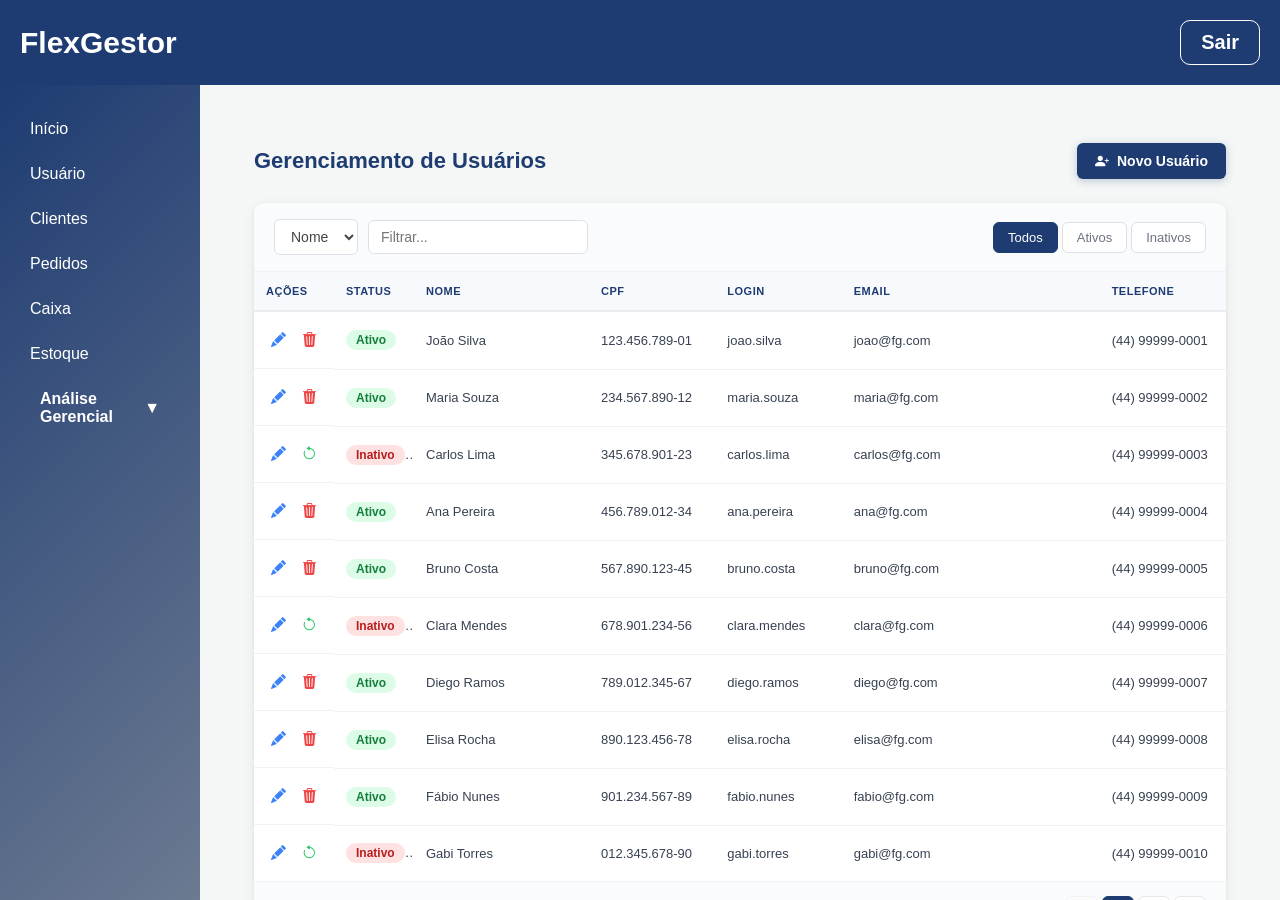
<file: WebApplication5/Views/Usuario/index.html>
<!DOCTYPE html>
<html lang="pt-br">
<head>
    <meta charset="UTF-8">
    <title>Usuários - FlexGestor</title>
    <link rel="stylesheet" href="/WebApplication5/wwwroot/css/homeCSS/home.css">
    <link rel="stylesheet" href="/WebApplication5/wwwroot/css/menuCSS/menu.css">
    <link rel="stylesheet" href="/WebApplication5/wwwroot/css/usuarioCSS/usuario.css">
    <link rel="stylesheet" href="https://cdn.jsdelivr.net/npm/bootstrap-icons@1.11.3/font/bootstrap-icons.min.css">
</head>
<body>
<div class="container">
    <div id="menu"></div>

    <main>
        <section class="secao-usuarios">

            <div class="cabecalho-tela">
                <h2>Gerenciamento de Usuários</h2>
                <button class="btn-novo-usuario" onclick="abrirModal()">
                    <i class="bi bi-person-plus-fill"></i> Novo Usuário
                </button>
            </div>

            <div class="table-container">

                <!-- FILTROS -->
                <div class="area-filtro">
                    <select id="select-tipo-filtro" class="select-filtro" onchange="filtrarTabela()">
                        <option value="nome">Nome</option>
                        <option value="documento">CPF</option>
                    </select>
                    <input type="text" id="input-termo-busca" class="input-filtro"
                           placeholder="Filtrar..." oninput="filtrarTabela()">

                    <!-- Filtro de status -->
                    <div class="filtro-status">
                        <button id="btn-filtro-todos"   class="btn-status-filtro" onclick="setFiltroStatus('todos')">Todos</button>
                        <button id="btn-filtro-ativo"   class="btn-status-filtro" onclick="setFiltroStatus('ativo')">Ativos</button>
                        <button id="btn-filtro-inativo" class="btn-status-filtro" onclick="setFiltroStatus('inativo')">Inativos</button>
                    </div>
                </div>

                <!-- TABELA -->
                <table class="table-usuarios" id="tabela-usuarios">
                    <thead>
                        <tr>
                            <th>Ações</th>
                            <th>Status</th>
                            <th>Nome</th>
                            <th>CPF</th>
                            <th>Login</th>
                            <th>Email</th>
                            <th>Telefone</th>
                        </tr>
                    </thead>
                    <tbody></tbody>
                </table>

                <!-- PAGINAÇÃO -->
                <div class="paginacao">
                    <span class="paginacao-info"></span>
                    <div class="paginacao-controles"></div>
                </div>
            </div>

        </section>
    </main>
</div>

<!--
     MODAL: NOVO USUÁRIO
-->
<div class="modal" id="modal-novo-usuario">
    <div class="modal-content modal-large">
        <div class="modal-header">
            <h3><i class="bi bi-person-plus-fill"></i> Novo Usuário</h3>
            <button class="btn-fechar-modal" onclick="fecharModal()">&times;</button>
        </div>
        <div class="modal-body">
            <form id="form-usuario">

                <p class="form-secao">Acesso</p>
                <div class="form-grid">
                    <div class="form-group">
                        <label>Login <span class="obrigatorio">*</span></label>
                        <input type="text" id="novo-login" placeholder="ex: joao.silva" required>
                    </div>
                    <div class="form-group">
                        <label>Senha <span class="obrigatorio">*</span></label>
                        <input type="password" id="novo-senha" placeholder="••••••••" required>
                    </div>
                    <div class="form-group">
                        <label>Perfil</label>
                        <select id="novo-perfil">
                            <option value="1">Administrador</option>
                            <option value="2">Operador</option>
                            <option value="3">Gerente</option>
                        </select>
                    </div>
                </div>

                <p class="form-secao">Dados Pessoais</p>
                <div class="form-grid">
                    <div class="form-group form-col-2">
                        <label>Nome Completo <span class="obrigatorio">*</span></label>
                        <input type="text" id="novo-nome" placeholder="Nome completo" required>
                    </div>
                    <div class="form-group form-col-2">
                        <label>Email <span class="obrigatorio">*</span></label>
                        <input type="email" id="novo-email" placeholder="usuario@flexgestor.com" required>
                    </div>
                    <div class="form-group">
                        <label>CPF</label>
                        <input type="text" id="novo-cpf" placeholder="000.000.000-00">
                    </div>
                    <div class="form-group">
                        <label>Telefone</label>
                        <input type="text" id="novo-telefone" placeholder="(00) 00000-0000">
                    </div>
                    <div class="form-group">
                        <label>Gênero</label>
                        <select id="novo-genero">
                            <option value="">Selecione</option>
                            <option value="M">Masculino</option>
                            <option value="F">Feminino</option>
                            <option value="O">Outro</option>
                        </select>
                    </div>
                    <div class="form-group">
                        <label>Data de Nascimento</label>
                        <input type="date" id="novo-nascimento">
                    </div>
                </div>

                <p class="form-secao">Vínculo</p>
                <div class="form-grid">
                    <div class="form-group">
                        <label>Salário (R$)</label>
                        <input type="number" id="novo-salario" placeholder="0,00" min="0" step="0.01">
                    </div>
                    <div class="form-group">
                        <label>Data de Admissão</label>
                        <input type="date" id="novo-admissao">
                    </div>
                    <div class="form-group">
                        <label>Data de Demissão</label>
                        <input type="date" id="novo-demissao">
                    </div>
                </div>

                <div class="modal-footer">
                    <button type="button" class="btn-secundario" onclick="fecharModal()">Cancelar</button>
                    <button type="submit" class="btn-primario"><i class="bi bi-check-lg"></i> Salvar</button>
                </div>
            </form>
        </div>
    </div>
</div>

<!-- 
     MODAL: EDIÇÃO
 -->
<div class="modal" id="modal-edicao">
    <div class="modal-content modal-large">
        <div class="modal-header">
            <h3><i class="bi bi-pencil-fill"></i> Editar Usuário</h3>
            <button class="btn-fechar-modal" onclick="fecharModalEdicao()">&times;</button>
        </div>
        <div class="modal-body">
            <form id="form-edicao">

                <p class="form-secao">Acesso</p>
                <div class="form-grid">
                    <div class="form-group">
                        <label>Login <span class="obrigatorio">*</span></label>
                        <input type="text" id="edit-login" required>
                    </div>
                    <div class="form-group">
                        <label>Perfil</label>
                        <select id="edit-perfil">
                            <option value="1">Administrador</option>
                            <option value="2">Operador</option>
                            <option value="3">Gerente</option>
                        </select>
                    </div>
                    <div class="form-group">
                        <label>Data de Criação</label>
                        <input type="text" id="edit-criacao" readonly>
                    </div>
                </div>

                <p class="form-secao">Dados Pessoais</p>
                <div class="form-grid">
                    <div class="form-group form-col-2">
                        <label>Nome Completo <span class="obrigatorio">*</span></label>
                        <input type="text" id="edit-nome" required>
                    </div>
                    <div class="form-group form-col-2">
                        <label>Email <span class="obrigatorio">*</span></label>
                        <input type="email" id="edit-email" required>
                    </div>
                    <div class="form-group">
                        <label>CPF</label>
                        <input type="text" id="edit-cpf">
                    </div>
                    <div class="form-group">
                        <label>Telefone</label>
                        <input type="text" id="edit-telefone">
                    </div>
                    <div class="form-group">
                        <label>Gênero</label>
                        <select id="edit-genero">
                            <option value="">Selecione</option>
                            <option value="M">Masculino</option>
                            <option value="F">Feminino</option>
                            <option value="O">Outro</option>
                        </select>
                    </div>
                    <div class="form-group">
                        <label>Data de Nascimento</label>
                        <input type="date" id="edit-nascimento">
                    </div>
                </div>

                <p class="form-secao">Vínculo</p>
                <div class="form-grid">
                    <div class="form-group">
                        <label>Salário (R$)</label>
                        <input type="number" id="edit-salario" min="0" step="0.01">
                    </div>
                    <div class="form-group">
                        <label>Data de Admissão</label>
                        <input type="date" id="edit-admissao">
                    </div>
                    <div class="form-group">
                        <label>Data de Demissão</label>
                        <input type="date" id="edit-demissao">
                    </div>
                </div>

                <div class="modal-footer">
                    <button type="button" class="btn-secundario" onclick="fecharModalEdicao()">Cancelar</button>
                    <button type="submit" class="btn-primario"><i class="bi bi-check-lg"></i> Salvar Alterações</button>
                </div>
            </form>
        </div>
    </div>
</div>

<!-- 
     MODAL: CONFIRMAÇÃO INATIVAÇÃO
 -->
<div class="modal" id="modal-confirmar">
    <div class="modal-content" style="width:420px">
        <div class="modal-header">
            <h3><i class="bi bi-exclamation-triangle-fill" style="color:#ef4444"></i> Confirmação</h3>
            <button class="btn-fechar-modal" onclick="fecharModalConfirmar()">&times;</button>
        </div>
        <div class="confirm-body">
            <div class="confirm-icone">
                <i class="bi bi-exclamation-triangle-fill"></i>
            </div>
            <p id="confirm-mensagem">Deseja inativar este usuário?</p>
        </div>
        <div class="modal-footer">
            <button type="button" class="btn-secundario" onclick="fecharModalConfirmar()">Não, cancelar</button>
            <button type="button" class="btn-perigo" id="confirm-btn-sim">Sim, inativar</button>
        </div>
    </div>
</div>

<script src="/WebApplication5/wwwroot/js/menuJS/menu.js"></script>
<script src="/WebApplication5/wwwroot/js/usuarioJS/usuario.js"></script>
</body>
</html>
</file>
<file: WebApplication5/wwwroot/css/homeCSS/home.css>
/* ===== HOME.CSS ===== */
/* Valores em px — imune a qualquer conflito de font-size/rem do sistema */

main h2 {
    font-size: 28px;
    font-weight: 700;
    color: #1e3c72;
    margin-bottom: 24px;
}

/* Grid de cards */
.cards {
    display: grid;
    grid-template-columns: repeat(3, 1fr);
    gap: 20px;
}

.card {
    background-color: #fff;
    padding: 28px 32px;
    border-radius: 12px;
    box-shadow: 0 4px 12px rgba(0,0,0,0.08);
    transition: transform 0.3s, box-shadow 0.3s;
    display: flex;
    flex-direction: column;
    gap: 12px;
}

.card:hover {
    transform: translateY(-4px);
    box-shadow: 0 8px 24px rgba(0,0,0,0.12);
}

/* Topo do card */
.card-topo {
    display: flex;
    align-items: center;
    justify-content: space-between;
}

.kpi-label {
    font-size: 13px;
    font-weight: 700;
    color: #9ca3af;
    text-transform: uppercase;
    letter-spacing: 0.06em;
    font-family: 'Poppins', sans-serif;
}

.kpi-icon {
    width: 52px;
    height: 52px;
    border-radius: 10px;
    display: flex;
    align-items: center;
    justify-content: center;
    font-size: 24px;
    flex-shrink: 0;
}

.kpi-icon-azul    { background: #eff6ff; color: #1e3c72; }
.kpi-icon-verde   { background: #f0fdf4; color: #15803d; }
.kpi-icon-vermelho{ background: #fef2f2; color: #dc2626; }
.kpi-icon-laranja { background: #fff7ed; color: #c2410c; }
.kpi-icon-roxo    { background: #f5f3ff; color: #7c3aed; }
.kpi-icon-ciano   { background: #ecfeff; color: #0e7490; }

/* Valor principal */
.kpi-valor {
    font-size: 38px;
    font-weight: 700;
    color: #1e3c72;
    line-height: 1;
    font-family: 'Poppins', sans-serif;
}

.kpi-valor-alerta  { color: #dc2626; }
.kpi-valor-verde   { color: #15803d; }
.kpi-valor-roxo    { color: #7c3aed; }
.kpi-valor-ciano   { color: #0e7490; }
.kpi-valor-laranja { color: #c2410c; }

/* Subtítulo */
.kpi-sub {
    font-size: 15px;
    color: #6b7280;
    margin: 0;
    font-family: 'Poppins', sans-serif;
}

/* Barra de progresso */
.kpi-barra-label {
    display: flex;
    justify-content: space-between;
    font-size: 13px;
    color: #6b7280;
    margin-bottom: 5px;
    font-family: 'Poppins', sans-serif;
}

.kpi-barra {
    height: 7px;
    background: #f0f2f5;
    border-radius: 10px;
    overflow: hidden;
}

.kpi-barra-fill {
    height: 100%;
    border-radius: 10px;
    transition: width 0.6s ease;
}

.fill-azul    { background: #1e3c72; }
.fill-verde   { background: #16a34a; }
.fill-vermelho{ background: #dc2626; }
.fill-laranja { background: #ea580c; }
.fill-roxo    { background: #7c3aed; }
.fill-ciano   { background: #0e7490; }

/* Rodapé */
.card-rodape {
    display: flex;
    align-items: center;
    justify-content: space-between;
    padding-top: 14px;
    border-top: 1px solid #f0f2f5;
}

.kpi-variacao {
    font-size: 14px;
    font-weight: 600;
    display: flex;
    align-items: center;
    gap: 2px;
    font-family: 'Poppins', sans-serif;
}

.kpi-variacao.positiva { color: #16a34a; }
.kpi-variacao.negativa { color: #dc2626; }
.kpi-variacao.neutra   { color: #6b7280; }

.kpi-periodo {
    font-size: 13px;
    color: #9ca3af;
    font-family: 'Poppins', sans-serif;
}
</file>
<file: WebApplication5/wwwroot/css/menuCSS/menu.css>
/* ===== MENU.CSS ===== */
/* Define a base rem do sistema inteiro: 1rem = 10px */

html {
    font-size: 62.5%;
}

* {
    margin: 0;
    padding: 0;
    box-sizing: border-box;
    font-family: 'Poppins', sans-serif;
    /* SEM font-size aqui */
}

body {
    width: 100vw;
    height: 100vh;
}

.container {
    display: grid;
    grid-template-areas:
        "header header"
        "nav main";
    grid-template-columns: 20rem 1fr;
    grid-template-rows: 8.5rem 1fr;
    height: 100vh;
}

#menu {
    display: contents;
}

/* CABEÇALHO */
.cabecalho {
    grid-area: header;
    background-color: #1e3c72;
    color: white;
    display: flex;
    justify-content: space-between;
    align-items: center;
    padding: 0 2rem;
}

.cabecalho h1 {
    font-size: 3rem;
}

.cabecalho .sair {
    color: white;
    text-decoration: none;
    font-weight: bold;
    padding: 1rem 2rem;
    border-radius: 1rem;
    transition: background-color 0.3s, transform 0.3s;
    font-size: 2rem;
    border: 1px solid white;
}

.cabecalho .sair:hover {
    background-color: #254a8f;
    transform: translateY(-0.2rem);
}

/* SIDEBAR */
.sidebar {
    grid-area: nav;
    background: linear-gradient(135deg, #1e3c72, #6c7a91);
    padding-top: 2rem;
}

.sidebar ul {
    list-style: none;
    padding: 0;
    margin: 0;
}

.sidebar li {
    margin: 0.3rem 1rem;
    border-radius: 0.5rem;
}

.sidebar li a {
    display: block;
    padding: 1.2rem 2rem;
    color: white;
    cursor: pointer;
    text-decoration: none;
    font-weight: 500;
    font-size: 1.6rem;
    transition: background-color 0.3s, transform 0.2s;
    border-radius: 0.5rem;
}

.sidebar li a:hover {
    background-color: #1e3c72;
    transform: translateX(0.3rem);
}

/* SUBMENU */
.menu-relatorios .submenu {
    list-style: none;
    max-height: 0;
    overflow: hidden;
    transition: max-height 0.3s ease;
    text-align: center;
}

.menu-relatorios .submenu li {
    margin: 0.2rem 0;
}

.menu-relatorios .submenu li a {
    padding: 1rem 2rem;
    color: white;
    font-size: 1.5rem;
    font-weight: 500;
    border-radius: 0.5rem;
    display: block;
    transition: background-color 0.3s, transform 0.2s;
}

.menu-relatorios .submenu li a:hover {
    background-color: #25498b;
    transform: translateX(0.2rem);
}

.menu-relatorios > span {
    display: flex;
    justify-content: space-between;
    align-items: center;
    padding: 1.2rem 2rem;
    cursor: pointer;
    color: white;
    font-weight: bold;
    font-size: 1.6rem;
    transition: background-color 0.3s;
    border-radius: 0.5rem;
    margin: 0.3rem 1rem;
}

.menu-relatorios > span:hover {
    background-color: #1e3c72;
}

.menu-relatorios.active .submenu {
    max-height: 500px;
}

.menu-relatorios > span::after {
    content: "▼";
    transition: transform 0.3s;
}

.menu-relatorios.active > span::after {
    transform: rotate(180deg);
}

/* MAIN */
main {
    grid-area: main;
    padding: 3rem;
    overflow-y: auto;
    overflow-x: hidden;
    min-width: 0;
    background-color: #f4f7f6;
}
</file>
<file: WebApplication5/wwwroot/css/caixaCSS/caixa.css>
/* ===== CAIXA.CSS ===== */
/* Base: html { font-size: 62.5% } no menu.css → 1rem = 10px */

main {
    overflow-x: hidden;
    min-width: 0;
}

.secao-caixa {
    padding: 2.8rem 2.4rem;
    font-family: 'Segoe UI', sans-serif;
    width: 100%;
    box-sizing: border-box;
}

/* CABEÇALHO */
.cabecalho-tela {
    display: flex;
    justify-content: space-between;
    align-items: center;
    margin-bottom: 2.4rem;
}
.cabecalho-tela h2 {
    font-size: 2.2rem;
    font-weight: 700;
    color: #1e3c72;
    margin: 0;
}

/* ── PAINEL DE STATUS DO CAIXA ── */
.caixa-painel {
    display: grid;
    grid-template-columns: 1fr 1fr 1fr auto;
    gap: 1.6rem;
    margin-bottom: 2.4rem;
    align-items: stretch;
}

.caixa-card {
    background: #fff;
    border-radius: 1rem;
    padding: 2rem 2.4rem;
    box-shadow: 0 0.1rem 0.4rem rgba(0,0,0,0.07), 0 0.4rem 1.6rem rgba(0,0,0,0.05);
    border: 1px solid #f0f2f5;
    display: flex;
    flex-direction: column;
    gap: 0.6rem;
}

.caixa-card-label {
    font-size: 1.2rem;
    font-weight: 700;
    color: #9ca3af;
    text-transform: uppercase;
    letter-spacing: 0.06rem;
}

.caixa-card-valor {
    font-size: 2.8rem;
    font-weight: 700;
    color: #1e3c72;
    line-height: 1;
}

.caixa-card-valor.verde  { color: #15803d; }
.caixa-card-valor.vermelho { color: #dc2626; }
.caixa-card-valor.cinza  { color: #6b7280; }

.caixa-card-sub {
    font-size: 1.2rem;
    color: #9ca3af;
}

/* Status badge grande */
.caixa-status-badge {
    display: inline-flex;
    align-items: center;
    gap: 0.6rem;
    padding: 0.5rem 1.4rem;
    border-radius: 2rem;
    font-size: 1.4rem;
    font-weight: 700;
    width: fit-content;
}
.caixa-status-badge.aberto  { background: #dcfce7; color: #15803d; }
.caixa-status-badge.fechado { background: #fee2e2; color: #b91c1c; }

/* Botões de ação do caixa */
.caixa-acoes {
    display: flex;
    flex-direction: column;
    gap: 1rem;
    justify-content: center;
}

.btn-abrir-caixa {
    display: flex;
    align-items: center;
    justify-content: center;
    gap: 0.8rem;
    background: #15803d;
    color: #fff;
    border: none;
    padding: 1.1rem 2rem;
    font-size: 1.4rem;
    font-weight: 600;
    border-radius: 0.6rem;
    cursor: pointer;
    font-family: 'Segoe UI', sans-serif;
    transition: background 0.2s, transform 0.15s;
    white-space: nowrap;
}
.btn-abrir-caixa:hover { background: #166534; transform: translateY(-0.1rem); }

.btn-fechar-caixa {
    display: flex;
    align-items: center;
    justify-content: center;
    gap: 0.8rem;
    background: #dc2626;
    color: #fff;
    border: none;
    padding: 1.1rem 2rem;
    font-size: 1.4rem;
    font-weight: 600;
    border-radius: 0.6rem;
    cursor: pointer;
    font-family: 'Segoe UI', sans-serif;
    transition: background 0.2s, transform 0.15s;
    white-space: nowrap;
}
.btn-fechar-caixa:hover { background: #b91c1c; transform: translateY(-0.1rem); }

/* ── BOTÕES ENTRADA / SAÍDA ── */
.lancamento-acoes {
    display: flex;
    gap: 1rem;
    margin-bottom: 2rem;
}

.btn-entrada {
    display: flex;
    align-items: center;
    gap: 0.8rem;
    background: #15803d;
    color: #fff;
    border: none;
    padding: 1rem 2rem;
    font-size: 1.4rem;
    font-weight: 600;
    border-radius: 0.6rem;
    cursor: pointer;
    font-family: 'Segoe UI', sans-serif;
    transition: background 0.2s, transform 0.15s;
    box-shadow: 0 0.2rem 0.8rem rgba(21,128,61,0.25);
}
.btn-entrada:hover { background: #166534; transform: translateY(-0.1rem); }

.btn-saida {
    display: flex;
    align-items: center;
    gap: 0.8rem;
    background: #dc2626;
    color: #fff;
    border: none;
    padding: 1rem 2rem;
    font-size: 1.4rem;
    font-weight: 600;
    border-radius: 0.6rem;
    cursor: pointer;
    font-family: 'Segoe UI', sans-serif;
    transition: background 0.2s, transform 0.15s;
    box-shadow: 0 0.2rem 0.8rem rgba(220,38,38,0.25);
}
.btn-saida:hover { background: #b91c1c; transform: translateY(-0.1rem); }

/* ── ABAS ── */
.abas {
    display: flex;
    gap: 0;
    border-bottom: 2px solid #f0f2f5;
    margin-bottom: 0;
}
.aba-btn {
    padding: 1.2rem 2rem;
    border: none;
    background: none;
    font-size: 1.4rem;
    font-weight: 600;
    color: #9ca3af;
    cursor: pointer;
    border-bottom: 2px solid transparent;
    margin-bottom: -2px;
    font-family: 'Segoe UI', sans-serif;
    transition: all 0.2s;
}
.aba-btn:hover { color: #1e3c72; }
.aba-btn.ativa { color: #1e3c72; border-bottom-color: #1e3c72; }

/* CONTAINER */
.table-container {
    background: #fff;
    border-radius: 1rem;
    box-shadow: 0 0.1rem 0.4rem rgba(0,0,0,0.07), 0 0.4rem 1.6rem rgba(0,0,0,0.05);
    overflow: hidden;
    width: 100%;
    min-width: 0;
}

/* FILTRO */
.area-filtro {
    display: flex;
    align-items: center;
    gap: 1rem;
    padding: 1.6rem 2rem;
    border-bottom: 1px solid #f0f2f5;
    background: #fafbfc;
    flex-wrap: wrap;
}
.select-filtro {
    padding: 0.8rem 1.2rem;
    border: 1px solid #dce1e7;
    border-radius: 0.6rem;
    font-size: 1.4rem;
    color: #444;
    background: #fff;
    outline: none;
    cursor: pointer;
    font-family: 'Segoe UI', sans-serif;
    transition: border-color 0.2s;
}
.select-filtro:focus { border-color: #1e3c72; }

.input-filtro {
    padding: 0.8rem 1.2rem;
    border: 1px solid #dce1e7;
    border-radius: 0.6rem;
    font-size: 1.4rem;
    width: 20rem;
    outline: none;
    transition: border-color 0.2s, box-shadow 0.2s;
    background: #fff;
    font-family: 'Segoe UI', sans-serif;
}
.input-filtro:focus {
    border-color: #1e3c72;
    box-shadow: 0 0 0 0.3rem rgba(30,60,114,0.08);
}

/* TABELA LANÇAMENTOS */
.table-lancamentos {
    width: 100%;
    border-collapse: collapse;
    table-layout: fixed;
}
.table-lancamentos thead { background: #f7f9fc; }
.table-lancamentos th {
    text-align: left;
    padding: 1.3rem 1.2rem;
    font-size: 1.1rem;
    font-weight: 700;
    color: #1e3c72;
    text-transform: uppercase;
    letter-spacing: 0.05rem;
    border-bottom: 2px solid #eaecf0;
    white-space: nowrap;
    overflow: hidden;
    text-overflow: ellipsis;
}
.table-lancamentos td {
    padding: 1.2rem;
    font-size: 1.3rem;
    color: #374151;
    border-bottom: 1px solid #f0f2f5;
    vertical-align: middle;
    overflow: hidden;
    text-overflow: ellipsis;
    white-space: nowrap;
}
.table-lancamentos th:nth-child(1),
.table-lancamentos td:nth-child(1) { width: 14%; }   /* Data/Hora */
.table-lancamentos th:nth-child(2),
.table-lancamentos td:nth-child(2) { width: 9rem; }  /* Tipo */
.table-lancamentos th:nth-child(3),
.table-lancamentos td:nth-child(3) { width: 15%; }   /* Categoria */
.table-lancamentos th:nth-child(4),
.table-lancamentos td:nth-child(4) { width: 13%; }   /* Forma Pgto */
.table-lancamentos th:nth-child(5),
.table-lancamentos td:nth-child(5) { width: auto; }  /* Descrição */
.table-lancamentos th:nth-child(6),
.table-lancamentos td:nth-child(6) { width: 12%; }   /* Valor */

.table-lancamentos tbody tr { transition: background 0.15s; }
.table-lancamentos tbody tr:hover td { background-color: #eef2fb; }
.table-lancamentos tbody tr:last-child td { border-bottom: none; }

/* TABELA HISTÓRICO DE CAIXAS */
.table-historico {
    width: 100%;
    border-collapse: collapse;
    table-layout: fixed;
}
.table-historico thead { background: #f7f9fc; }
.table-historico th {
    text-align: left;
    padding: 1.3rem 1.2rem;
    font-size: 1.1rem;
    font-weight: 700;
    color: #1e3c72;
    text-transform: uppercase;
    letter-spacing: 0.05rem;
    border-bottom: 2px solid #eaecf0;
    white-space: nowrap;
}
.table-historico td {
    padding: 1.2rem;
    font-size: 1.3rem;
    color: #374151;
    border-bottom: 1px solid #f0f2f5;
    vertical-align: middle;
}
.table-historico th:nth-child(1),
.table-historico td:nth-child(1) { width: 8rem; }
.table-historico th:nth-child(2),
.table-historico td:nth-child(2) { width: 16%; }
.table-historico th:nth-child(3),
.table-historico td:nth-child(3) { width: 16%; }
.table-historico th:nth-child(4),
.table-historico td:nth-child(4) { width: 13%; }
.table-historico th:nth-child(5),
.table-historico td:nth-child(5) { width: 13%; }
.table-historico th:nth-child(6),
.table-historico td:nth-child(6) { width: 13%; }
.table-historico th:nth-child(7),
.table-historico td:nth-child(7) { width: auto; }

.table-historico tbody tr { transition: background 0.15s; }
.table-historico tbody tr:hover td { background-color: #eef2fb; }
.table-historico tbody tr:last-child td { border-bottom: none; }

/* BADGES */
.tipo-entrada { color: #15803d; font-weight: 700; }
.tipo-saida   { color: #dc2626; font-weight: 700; }

.valor-entrada { color: #15803d; font-weight: 700; font-size: 1.4rem; }
.valor-saida   { color: #dc2626; font-weight: 700; font-size: 1.4rem; }

.status-pill {
    display: inline-block;
    padding: 0.3rem 1rem;
    border-radius: 2rem;
    font-size: 1.1rem;
    font-weight: 600;
}
.status-aberto  { background: #dcfce7; color: #15803d; }
.status-fechado { background: #fee2e2; color: #b91c1c; }

/* PAGINAÇÃO */
.paginacao {
    display: flex;
    align-items: center;
    justify-content: space-between;
    padding: 1.4rem 2rem;
    border-top: 1px solid #f0f2f5;
    background: #fafbfc;
}
.paginacao-info { font-size: 1.3rem; color: #6b7280; font-family: 'Segoe UI', sans-serif; }
.paginacao-controles { display: flex; align-items: center; gap: 0.4rem; }
.btn-pagina {
    min-width: 3.2rem;
    height: 3.2rem;
    padding: 0 0.8rem;
    border: 1px solid #e5e7eb;
    background: #fff;
    border-radius: 0.6rem;
    font-size: 1.3rem;
    color: #374151;
    cursor: pointer;
    font-family: 'Segoe UI', sans-serif;
    transition: all 0.2s;
    display: flex;
    align-items: center;
    justify-content: center;
}
.btn-pagina:hover:not(:disabled) { background: #1e3c72; color: #fff; border-color: #1e3c72; }
.btn-pagina.ativo { background: #1e3c72; color: #fff; border-color: #1e3c72; font-weight: 700; }
.btn-pagina:disabled { opacity: 0.4; cursor: not-allowed; }

/* MODAL */
.modal {
    display: none;
    position: fixed;
    inset: 0;
    background: rgba(15,23,42,0.5);
    backdrop-filter: blur(3px);
    z-index: 2000;
    justify-content: center;
    align-items: center;
    padding: 2rem;
}
.modal.open { display: flex; }
.modal-content {
    background: #fff;
    width: 52rem;
    max-width: 100%;
    border-radius: 1.2rem;
    box-shadow: 0 2rem 6rem rgba(0,0,0,0.2);
    animation: modalIn 0.2s ease;
    max-height: 90vh;
    display: flex;
    flex-direction: column;
}
@keyframes modalIn {
    from { opacity: 0; transform: translateY(-1rem) scale(0.97); }
    to   { opacity: 1; transform: translateY(0) scale(1); }
}
.modal-header {
    display: flex;
    justify-content: space-between;
    align-items: center;
    padding: 1.8rem 2.4rem;
    border-bottom: 1px solid #f0f2f5;
    flex-shrink: 0;
}
.modal-header h3 {
    font-size: 1.6rem;
    font-weight: 700;
    color: #1e3c72;
    margin: 0;
    display: flex;
    align-items: center;
    gap: 0.8rem;
    font-family: 'Segoe UI', sans-serif;
}
.btn-fechar-modal {
    background: none;
    border: none;
    font-size: 2.2rem;
    color: #9ca3af;
    cursor: pointer;
    line-height: 1;
    transition: color 0.2s;
}
.btn-fechar-modal:hover { color: #374151; }
.modal-body { padding: 2rem 2.4rem; overflow-y: auto; }

.form-secao {
    font-size: 1.1rem;
    font-weight: 700;
    text-transform: uppercase;
    letter-spacing: 0.08rem;
    color: #9ca3af;
    margin: 1.8rem 0 1rem;
    padding-bottom: 0.6rem;
    border-bottom: 1px solid #f0f2f5;
    font-family: 'Segoe UI', sans-serif;
}
.form-secao:first-child { margin-top: 0; }

.form-grid {
    display: grid;
    grid-template-columns: 1fr 1fr;
    gap: 1.4rem 1.6rem;
}
.form-group { display: flex; flex-direction: column; }
.form-col-2 { grid-column: span 2; }

.form-group label {
    font-size: 1.2rem;
    font-weight: 600;
    color: #374151;
    margin-bottom: 0.5rem;
    text-transform: uppercase;
    letter-spacing: 0.04rem;
    font-family: 'Segoe UI', sans-serif;
}
.obrigatorio { color: #ef4444; margin-left: 0.2rem; }

.form-group input,
.form-group select,
.form-group textarea {
    padding: 0.9rem 1.2rem;
    border: 1px solid #dce1e7;
    border-radius: 0.6rem;
    font-size: 1.4rem;
    outline: none;
    transition: border-color 0.2s, box-shadow 0.2s;
    font-family: 'Segoe UI', sans-serif;
    width: 100%;
    box-sizing: border-box;
    background: #fff;
    color: #374151;
}
.form-group textarea { resize: vertical; min-height: 7rem; }
.form-group input:focus,
.form-group select:focus,
.form-group textarea:focus {
    border-color: #1e3c72;
    box-shadow: 0 0 0 0.3rem rgba(30,60,114,0.08);
}
.form-group input[readonly] {
    background: #f8fafc;
    color: #9ca3af;
    cursor: default;
}

.modal-footer {
    display: flex;
    justify-content: flex-end;
    gap: 1rem;
    padding: 1.6rem 2.4rem;
    border-top: 1px solid #f0f2f5;
    flex-shrink: 0;
}
.btn-primario {
    display: flex;
    align-items: center;
    gap: 0.6rem;
    background: #1e3c72;
    color: #fff;
    border: none;
    padding: 0.9rem 2rem;
    border-radius: 0.6rem;
    font-size: 1.4rem;
    font-weight: 600;
    cursor: pointer;
    font-family: 'Segoe UI', sans-serif;
    transition: background 0.2s, transform 0.15s;
}
.btn-primario:hover { background: #254a8f; transform: translateY(-0.1rem); }
.btn-primario.verde { background: #15803d; }
.btn-primario.verde:hover { background: #166534; }

.btn-secundario {
    background: #fff;
    color: #374151;
    border: 1px solid #dce1e7;
    padding: 0.9rem 2rem;
    border-radius: 0.6rem;
    font-size: 1.4rem;
    font-weight: 600;
    cursor: pointer;
    font-family: 'Segoe UI', sans-serif;
    transition: background 0.2s;
}
.btn-secundario:hover { background: #f9fafb; }

.btn-perigo {
    display: flex;
    align-items: center;
    gap: 0.6rem;
    background: #ef4444;
    color: #fff;
    border: none;
    padding: 0.9rem 2rem;
    border-radius: 0.6rem;
    font-size: 1.4rem;
    font-weight: 600;
    cursor: pointer;
    font-family: 'Segoe UI', sans-serif;
    transition: background 0.2s;
}
.btn-perigo:hover { background: #dc2626; }

/* CONFIRM */
.confirm-body {
    padding: 2.8rem 2.4rem 0.8rem;
    text-align: center;
}
.confirm-icone { font-size: 4.2rem; margin-bottom: 1.4rem; }
.confirm-icone.perigo  { color: #ef4444; }
.confirm-icone.sucesso { color: #15803d; }
.confirm-body p {
    font-size: 1.5rem;
    color: #374151;
    font-family: 'Segoe UI', sans-serif;
    margin: 0;
    line-height: 1.6;
}
.confirm-body strong { color: #1e3c72; }

/* EMPTY STATE */
.empty-state {
    text-align: center;
    padding: 4rem;
    color: #9ca3af;
    font-size: 1.4rem;
    font-family: 'Segoe UI', sans-serif;
}

/* CAIXA FECHADO - overlay */
.caixa-fechado-msg {
    text-align: center;
    padding: 4rem;
    color: #9ca3af;
    font-size: 1.5rem;
    font-family: 'Segoe UI', sans-serif;
}
.caixa-fechado-msg i {
    font-size: 4rem;
    display: block;
    margin-bottom: 1rem;
    color: #dce1e7;
}
</file>
<file: WebApplication5/wwwroot/css/clienteCSS/cliente.css>
/* ===== CLIENTE.CSS ===== */
/* Base: html { font-size: 62.5% } definido no menu.css → 1rem = 10px */

main {
    overflow-x: hidden;
    min-width: 0;
}

.secao-clientes {
    padding: 2.8rem 2.4rem;
    font-family: 'Segoe UI', sans-serif;
    width: 100%;
    box-sizing: border-box;
}

/* CABEÇALHO */
.cabecalho-tela {
    display: flex;
    justify-content: space-between;
    align-items: center;
    margin-bottom: 2.4rem;
}
.cabecalho-tela h2 {
    font-size: 2.2rem;
    font-weight: 700;
    color: #1e3c72;
    margin: 0;
}

/* BOTÃO NOVO CLIENTE */
.btn-novo-cliente {
    display: flex;
    align-items: center;
    gap: 0.8rem;
    background-color: #1e3c72;
    color: #fff;
    border: none;
    padding: 1rem 1.8rem;
    font-size: 1.4rem;
    font-weight: 600;
    border-radius: 0.6rem;
    cursor: pointer;
    transition: background 0.25s, transform 0.15s, box-shadow 0.25s;
    box-shadow: 0 0.2rem 0.8rem rgba(30,60,114,0.25);
    font-family: 'Segoe UI', sans-serif;
}
.btn-novo-cliente:hover {
    background-color: #254a8f;
    transform: translateY(-0.1rem);
    box-shadow: 0 0.4rem 1.4rem rgba(30,60,114,0.35);
}

/* CONTAINER TABELA */
.table-container {
    background: #fff;
    border-radius: 1rem;
    box-shadow: 0 0.1rem 0.4rem rgba(0,0,0,0.07), 0 0.4rem 1.6rem rgba(0,0,0,0.05);
    overflow: hidden;
    width: 100%;
    min-width: 0;
}

/* FILTRO */
.area-filtro {
    display: flex;
    align-items: center;
    gap: 1rem;
    padding: 1.6rem 2rem;
    border-bottom: 1px solid #f0f2f5;
    background: #fafbfc;
    flex-wrap: wrap;
}
.select-filtro {
    padding: 0.8rem 1.2rem;
    border: 1px solid #dce1e7;
    border-radius: 0.6rem;
    font-size: 1.4rem;
    color: #444;
    background: #fff;
    outline: none;
    cursor: pointer;
    font-family: 'Segoe UI', sans-serif;
    transition: border-color 0.2s;
}
.select-filtro:focus { border-color: #1e3c72; }

.input-filtro {
    padding: 0.8rem 1.2rem;
    border: 1px solid #dce1e7;
    border-radius: 0.6rem;
    font-size: 1.4rem;
    width: 22rem;
    outline: none;
    transition: border-color 0.2s, box-shadow 0.2s;
    background: #fff;
    font-family: 'Segoe UI', sans-serif;
}
.input-filtro:focus {
    border-color: #1e3c72;
    box-shadow: 0 0 0 0.3rem rgba(30,60,114,0.08);
}

/* Filtro de status */
.filtro-status {
    display: flex;
    gap: 0.4rem;
    margin-left: auto;
}
.btn-status-filtro {
    padding: 0.7rem 1.4rem;
    border: 1px solid #dce1e7;
    border-radius: 0.6rem;
    font-size: 1.3rem;
    font-weight: 500;
    background: #fff;
    color: #6b7280;
    cursor: pointer;
    font-family: 'Segoe UI', sans-serif;
    transition: all 0.2s;
}
.btn-status-filtro:hover { border-color: #1e3c72; color: #1e3c72; }
.btn-status-filtro.sel-todos   { background: #1e3c72; border-color: #1e3c72; color: #fff; }
.btn-status-filtro.sel-ativo   { background: #dcfce7; border-color: #16a34a; color: #15803d; }
.btn-status-filtro.sel-inativo { background: #fee2e2; border-color: #dc2626; color: #b91c1c; }

/* TABELA */
.table-clientes {
    width: 100%;
    border-collapse: collapse;
    table-layout: fixed;
}
.table-clientes thead { background: #f7f9fc; }
.table-clientes th {
    text-align: left;
    padding: 1.3rem 1.2rem;
    font-size: 1.1rem;
    font-weight: 700;
    color: #1e3c72;
    text-transform: uppercase;
    letter-spacing: 0.05rem;
    border-bottom: 2px solid #eaecf0;
    white-space: nowrap;
    overflow: hidden;
    text-overflow: ellipsis;
}
.table-clientes td {
    padding: 1.2rem;
    font-size: 1.3rem;
    color: #374151;
    border-bottom: 1px solid #f0f2f5;
    vertical-align: middle;
    overflow: hidden;
    text-overflow: ellipsis;
    white-space: nowrap;
}

/* Larguras das colunas */
.table-clientes th:nth-child(1),
.table-clientes td:nth-child(1) { width: 7.5rem; }
.table-clientes th:nth-child(2),
.table-clientes td:nth-child(2) { width: 7rem; }
.table-clientes th:nth-child(3),
.table-clientes td:nth-child(3) { width: 6rem; }
.table-clientes th:nth-child(4),
.table-clientes td:nth-child(4) { width: 18%; }
.table-clientes th:nth-child(5),
.table-clientes td:nth-child(5) { width: 13%; }
.table-clientes th:nth-child(6),
.table-clientes td:nth-child(6) { width: auto; }
.table-clientes th:nth-child(7),
.table-clientes td:nth-child(7) { width: 13%; }
.table-clientes th:nth-child(8),
.table-clientes td:nth-child(8) { width: 11%; }

.table-clientes tbody tr { transition: background 0.15s; }
.table-clientes tbody tr:hover td { background-color: #eef2fb; }
.table-clientes tbody tr:last-child td { border-bottom: none; }

/* AÇÕES */
.area-acoes { display: flex; align-items: center; gap: 0.6rem; }
.btn-acao {
    background: none;
    border: none;
    cursor: pointer;
    font-size: 1.5rem;
    width: 3rem;
    height: 3rem;
    border-radius: 0.6rem;
    display: flex;
    align-items: center;
    justify-content: center;
    transition: background 0.2s, transform 0.2s, color 0.2s;
}
.btn-editar   { color: #3b82f6; }
.btn-editar:hover   { background: #eff6ff; color: #1d4ed8; transform: rotate(-8deg) scale(1.2); }
.btn-inativar { color: #ef4444; }
.btn-inativar:hover { background: #fef2f2; color: #b91c1c; transform: scale(1.15); }
.btn-reativar { color: #22c55e; }
.btn-reativar:hover { background: #f0fdf4; color: #15803d; transform: scale(1.15); }

/* BADGES */
.status-pill {
    display: inline-block;
    padding: 0.3rem 1rem;
    border-radius: 2rem;
    font-size: 1.1rem;
    font-weight: 600;
}
.status-ativo   { background: #dcfce7; color: #15803d; }
.status-inativo { background: #fee2e2; color: #b91c1c; }

.tipo-badge {
    display: inline-block;
    padding: 0.3rem 0.7rem;
    border-radius: 0.4rem;
    font-size: 1.1rem;
    font-weight: 700;
}
.tipo-pf { background: #eff6ff; color: #1d4ed8; }
.tipo-pj { background: #fef3c7; color: #92400e; }

.saldo-devedor { font-weight: 600; color: #dc2626; font-size: 1.5rem; }
.saldo-zero    { color: #9ca3af; font-weight: 400; font-size: 1.5rem; }

/* PAGINAÇÃO */
.paginacao {
    display: flex;
    align-items: center;
    justify-content: space-between;
    padding: 1.4rem 2rem;
    border-top: 1px solid #f0f2f5;
    background: #fafbfc;
}
.paginacao-info { font-size: 1.3rem; color: #6b7280; font-family: 'Segoe UI', sans-serif; }
.paginacao-controles { display: flex; align-items: center; gap: 0.4rem; }
.btn-pagina {
    min-width: 3.2rem;
    height: 3.2rem;
    padding: 0 0.8rem;
    border: 1px solid #e5e7eb;
    background: #fff;
    border-radius: 0.6rem;
    font-size: 1.3rem;
    color: #374151;
    cursor: pointer;
    font-family: 'Segoe UI', sans-serif;
    transition: all 0.2s;
    display: flex;
    align-items: center;
    justify-content: center;
}
.btn-pagina:hover:not(:disabled) { background: #1e3c72; color: #fff; border-color: #1e3c72; }
.btn-pagina.ativo { background: #1e3c72; color: #fff; border-color: #1e3c72; font-weight: 700; }
.btn-pagina:disabled { opacity: 0.4; cursor: not-allowed; }

/* MODAL BASE */
.modal {
    display: none;
    position: fixed;
    inset: 0;
    background: rgba(15,23,42,0.5);
    backdrop-filter: blur(3px);
    z-index: 2000;
    justify-content: center;
    align-items: center;
    padding: 2rem;
}
.modal.open { display: flex; }
.modal-content {
    background: #fff;
    width: 48rem;
    max-width: 100%;
    border-radius: 1.2rem;
    box-shadow: 0 2rem 6rem rgba(0,0,0,0.2);
    animation: modalIn 0.2s ease;
    max-height: 90vh;
    display: flex;
    flex-direction: column;
}
.modal-content.modal-large { width: 68rem; }

@keyframes modalIn {
    from { opacity: 0; transform: translateY(-1rem) scale(0.97); }
    to   { opacity: 1; transform: translateY(0) scale(1); }
}

.modal-header {
    display: flex;
    justify-content: space-between;
    align-items: center;
    padding: 1.8rem 2.4rem;
    border-bottom: 1px solid #f0f2f5;
    flex-shrink: 0;
}
.modal-header h3 {
    font-size: 1.6rem;
    font-weight: 700;
    color: #1e3c72;
    margin: 0;
    display: flex;
    align-items: center;
    gap: 0.8rem;
    font-family: 'Segoe UI', sans-serif;
}
.btn-fechar-modal {
    background: none;
    border: none;
    font-size: 2.2rem;
    color: #9ca3af;
    cursor: pointer;
    line-height: 1;
    transition: color 0.2s;
}
.btn-fechar-modal:hover { color: #374151; }
.modal-body { padding: 2rem 2.4rem; overflow-y: auto; }

/* TOGGLE PF/PJ */
.tipo-selector {
    display: flex;
    align-items: center;
    gap: 0.8rem;
    margin-bottom: 2rem;
    padding: 1.2rem 1.6rem;
    background: #f8fafc;
    border-radius: 0.8rem;
    border: 1px solid #e5e7eb;
}
.tipo-selector-label {
    font-size: 1.3rem;
    font-weight: 600;
    color: #6b7280;
    margin-right: 0.4rem;
    font-family: 'Segoe UI', sans-serif;
    white-space: nowrap;
}
.tipo-btn {
    display: flex;
    align-items: center;
    gap: 0.6rem;
    padding: 0.7rem 1.6rem;
    border: 2px solid #e5e7eb;
    border-radius: 0.6rem;
    background: #fff;
    font-size: 1.3rem;
    font-weight: 600;
    color: #6b7280;
    cursor: pointer;
    transition: all 0.2s;
    font-family: 'Segoe UI', sans-serif;
}
.tipo-btn:hover { border-color: #1e3c72; color: #1e3c72; }
.tipo-btn-ativo {
    border-color: #1e3c72 !important;
    background: #1e3c72 !important;
    color: #fff !important;
}

/* FORM */
.form-secao {
    font-size: 1.1rem;
    font-weight: 700;
    text-transform: uppercase;
    letter-spacing: 0.08rem;
    color: #9ca3af;
    margin: 1.8rem 0 1rem;
    padding-bottom: 0.6rem;
    border-bottom: 1px solid #f0f2f5;
    font-family: 'Segoe UI', sans-serif;
}
.form-secao:first-child { margin-top: 0; }

.form-grid {
    display: grid;
    grid-template-columns: 1fr 1fr;
    gap: 1.4rem 1.6rem;
}
.form-group { display: flex; flex-direction: column; }
.form-col-2 { grid-column: span 2; }

.form-group label {
    font-size: 1.2rem;
    font-weight: 600;
    color: #374151;
    margin-bottom: 0.5rem;
    text-transform: uppercase;
    letter-spacing: 0.04rem;
    font-family: 'Segoe UI', sans-serif;
}
.obrigatorio { color: #ef4444; margin-left: 0.2rem; }

.form-group input,
.form-group select,
.form-group textarea {
    padding: 0.9rem 1.2rem;
    border: 1px solid #dce1e7;
    border-radius: 0.6rem;
    font-size: 1.4rem;
    outline: none;
    transition: border-color 0.2s, box-shadow 0.2s;
    font-family: 'Segoe UI', sans-serif;
    width: 100%;
    box-sizing: border-box;
    background: #fff;
    color: #374151;
}
.form-group textarea { resize: vertical; min-height: 7.2rem; }
.form-group input:focus,
.form-group select:focus,
.form-group textarea:focus {
    border-color: #1e3c72;
    box-shadow: 0 0 0 0.3rem rgba(30,60,114,0.08);
}
.form-group input[readonly] {
    background: #f8fafc;
    color: #9ca3af;
    cursor: default;
}

/* MODAL FOOTER */
.modal-footer {
    display: flex;
    justify-content: flex-end;
    gap: 1rem;
    padding: 1.6rem 2.4rem;
    border-top: 1px solid #f0f2f5;
    flex-shrink: 0;
}
.btn-primario {
    display: flex;
    align-items: center;
    gap: 0.6rem;
    background: #1e3c72;
    color: #fff;
    border: none;
    padding: 0.9rem 2rem;
    border-radius: 0.6rem;
    font-size: 1.4rem;
    font-weight: 600;
    cursor: pointer;
    font-family: 'Segoe UI', sans-serif;
    transition: background 0.2s, transform 0.15s;
}
.btn-primario:hover { background: #254a8f; transform: translateY(-0.1rem); }

.btn-secundario {
    background: #fff;
    color: #374151;
    border: 1px solid #dce1e7;
    padding: 0.9rem 2rem;
    border-radius: 0.6rem;
    font-size: 1.4rem;
    font-weight: 600;
    cursor: pointer;
    font-family: 'Segoe UI', sans-serif;
    transition: background 0.2s;
}
.btn-secundario:hover { background: #f9fafb; }

.btn-perigo {
    display: flex;
    align-items: center;
    gap: 0.6rem;
    background: #ef4444;
    color: #fff;
    border: none;
    padding: 0.9rem 2rem;
    border-radius: 0.6rem;
    font-size: 1.4rem;
    font-weight: 600;
    cursor: pointer;
    font-family: 'Segoe UI', sans-serif;
    transition: background 0.2s;
}
.btn-perigo:hover { background: #dc2626; }

/* CONFIRMAÇÃO */
.confirm-body {
    padding: 2.8rem 2.4rem 0.8rem;
    text-align: center;
}
.confirm-icone { font-size: 4.2rem; margin-bottom: 1.4rem; color: #ef4444; }
.confirm-body p {
    font-size: 1.5rem;
    color: #374151;
    font-family: 'Segoe UI', sans-serif;
    margin: 0;
    line-height: 1.6;
}
.confirm-body strong { color: #1e3c72; }

/* EMPTY STATE */
.empty-state {
    text-align: center;
    padding: 4rem;
    color: #9ca3af;
    font-size: 1.4rem;
    font-family: 'Segoe UI', sans-serif;
}
</file>
<file: WebApplication5/wwwroot/css/estoqueCSS/estoque.css>
/* ===== ESTOQUE.CSS ===== */
/* Base: html { font-size: 62.5% } no menu.css → 1rem = 10px */

main {
    overflow-x: hidden;
    min-width: 0;
}

.secao-estoque {
    padding: 2.8rem 2.4rem;
    font-family: 'Segoe UI', sans-serif;
    width: 100%;
    box-sizing: border-box;
}

/* CABEÇALHO */
.cabecalho-tela {
    display: flex;
    justify-content: space-between;
    align-items: center;
    margin-bottom: 2.4rem;
}
.cabecalho-tela h2 {
    font-size: 2.2rem;
    font-weight: 700;
    color: #1e3c72;
    margin: 0;
}

/* BOTÃO NOVO */
.btn-novo-estoque {
    display: flex;
    align-items: center;
    gap: 0.8rem;
    background-color: #1e3c72;
    color: #fff;
    border: none;
    padding: 1rem 1.8rem;
    font-size: 1.4rem;
    font-weight: 600;
    border-radius: 0.6rem;
    cursor: pointer;
    transition: background 0.25s, transform 0.15s, box-shadow 0.25s;
    box-shadow: 0 0.2rem 0.8rem rgba(30,60,114,0.25);
    font-family: 'Segoe UI', sans-serif;
}
.btn-novo-estoque:hover {
    background-color: #254a8f;
    transform: translateY(-0.1rem);
    box-shadow: 0 0.4rem 1.4rem rgba(30,60,114,0.35);
}

/* CONTAINER */
.table-container {
    background: #fff;
    border-radius: 1rem;
    box-shadow: 0 0.1rem 0.4rem rgba(0,0,0,0.07), 0 0.4rem 1.6rem rgba(0,0,0,0.05);
    overflow: hidden;
    width: 100%;
    min-width: 0;
}

/* FILTRO */
.area-filtro {
    display: flex;
    align-items: center;
    gap: 1rem;
    padding: 1.6rem 2rem;
    border-bottom: 1px solid #f0f2f5;
    background: #fafbfc;
    flex-wrap: wrap;
}
.select-filtro {
    padding: 0.8rem 1.2rem;
    border: 1px solid #dce1e7;
    border-radius: 0.6rem;
    font-size: 1.4rem;
    color: #444;
    background: #fff;
    outline: none;
    cursor: pointer;
    font-family: 'Segoe UI', sans-serif;
    transition: border-color 0.2s;
}
.select-filtro:focus { border-color: #1e3c72; }

.input-filtro {
    padding: 0.8rem 1.2rem;
    border: 1px solid #dce1e7;
    border-radius: 0.6rem;
    font-size: 1.4rem;
    width: 22rem;
    outline: none;
    transition: border-color 0.2s, box-shadow 0.2s;
    background: #fff;
    font-family: 'Segoe UI', sans-serif;
}
.input-filtro:focus {
    border-color: #1e3c72;
    box-shadow: 0 0 0 0.3rem rgba(30,60,114,0.08);
}

.filtro-status {
    display: flex;
    gap: 0.4rem;
    margin-left: auto;
}
.btn-status-filtro {
    padding: 0.7rem 1.4rem;
    border: 1px solid #dce1e7;
    border-radius: 0.6rem;
    font-size: 1.3rem;
    font-weight: 500;
    background: #fff;
    color: #6b7280;
    cursor: pointer;
    font-family: 'Segoe UI', sans-serif;
    transition: all 0.2s;
}
.btn-status-filtro:hover { border-color: #1e3c72; color: #1e3c72; }
.btn-status-filtro.sel-todos   { background: #1e3c72; border-color: #1e3c72; color: #fff; }
.btn-status-filtro.sel-critico { background: #fee2e2; border-color: #dc2626; color: #b91c1c; }
.btn-status-filtro.sel-normal  { background: #dcfce7; border-color: #16a34a; color: #15803d; }

/* TABELA */
.table-estoque {
    width: 100%;
    border-collapse: collapse;
    table-layout: fixed;
}
.table-estoque thead { background: #f7f9fc; }
.table-estoque th {
    text-align: left;
    padding: 1.3rem 1.2rem;
    font-size: 1.1rem;
    font-weight: 700;
    color: #1e3c72;
    text-transform: uppercase;
    letter-spacing: 0.05rem;
    border-bottom: 2px solid #eaecf0;
    white-space: nowrap;
    overflow: hidden;
    text-overflow: ellipsis;
}
.table-estoque td {
    padding: 1.2rem;
    font-size: 1.3rem;
    color: #374151;
    border-bottom: 1px solid #f0f2f5;
    vertical-align: middle;
    overflow: hidden;
    text-overflow: ellipsis;
    white-space: nowrap;
}

/* Larguras */
.table-estoque th:nth-child(1),
.table-estoque td:nth-child(1) { width: 6.5rem; }   /* Ações */
.table-estoque th:nth-child(2),
.table-estoque td:nth-child(2) { width: 8rem; }     /* Status */
.table-estoque th:nth-child(3),
.table-estoque td:nth-child(3) { width: 22%; }      /* Produto */
.table-estoque th:nth-child(4),
.table-estoque td:nth-child(4) { width: 10%; }      /* Qtde Atual */
.table-estoque th:nth-child(5),
.table-estoque td:nth-child(5) { width: 10%; }      /* Est. Mín */
.table-estoque th:nth-child(6),
.table-estoque td:nth-child(6) { width: 10%; }      /* Est. Máx */
.table-estoque th:nth-child(7),
.table-estoque td:nth-child(7) { width: auto; }     /* Local */
.table-estoque th:nth-child(8),
.table-estoque td:nth-child(8) { width: 14%; }      /* Atualização */

.table-estoque tbody tr { transition: background 0.15s; }
.table-estoque tbody tr:hover td { background-color: #eef2fb; }
.table-estoque tbody tr:last-child td { border-bottom: none; }

/* Linha crítica */
.table-estoque tbody tr.linha-critica td { background-color: #fff5f5; }
.table-estoque tbody tr.linha-critica:hover td { background-color: #fee2e2; }

/* AÇÕES */
.area-acoes { display: flex; align-items: center; gap: 0.5rem; }
.btn-acao {
    background: none;
    border: none;
    cursor: pointer;
    font-size: 1.5rem;
    width: 3rem;
    height: 3rem;
    border-radius: 0.6rem;
    display: flex;
    align-items: center;
    justify-content: center;
    transition: background 0.2s, transform 0.2s, color 0.2s;
}
.btn-editar   { color: #3b82f6; }
.btn-editar:hover   { background: #eff6ff; color: #1d4ed8; transform: rotate(-8deg) scale(1.2); }
.btn-inativar { color: #ef4444; }
.btn-inativar:hover { background: #fef2f2; color: #b91c1c; transform: scale(1.15); }
.btn-reativar { color: #22c55e; }
.btn-reativar:hover { background: #f0fdf4; color: #15803d; transform: scale(1.15); }

/* BADGES */
.status-pill {
    display: inline-block;
    padding: 0.3rem 1rem;
    border-radius: 2rem;
    font-size: 1.1rem;
    font-weight: 600;
}
.status-normal  { background: #dcfce7; color: #15803d; }
.status-critico { background: #fee2e2; color: #b91c1c; }
.status-excesso { background: #fef3c7; color: #92400e; }

/* Quantidade com destaque */
.qtde-critica { color: #dc2626; font-weight: 700; }
.qtde-excesso { color: #92400e; font-weight: 700; }
.qtde-normal  { color: #15803d; font-weight: 600; }

/* PAGINAÇÃO */
.paginacao {
    display: flex;
    align-items: center;
    justify-content: space-between;
    padding: 1.4rem 2rem;
    border-top: 1px solid #f0f2f5;
    background: #fafbfc;
}
.paginacao-info { font-size: 1.3rem; color: #6b7280; font-family: 'Segoe UI', sans-serif; }
.paginacao-controles { display: flex; align-items: center; gap: 0.4rem; }
.btn-pagina {
    min-width: 3.2rem;
    height: 3.2rem;
    padding: 0 0.8rem;
    border: 1px solid #e5e7eb;
    background: #fff;
    border-radius: 0.6rem;
    font-size: 1.3rem;
    color: #374151;
    cursor: pointer;
    font-family: 'Segoe UI', sans-serif;
    transition: all 0.2s;
    display: flex;
    align-items: center;
    justify-content: center;
}
.btn-pagina:hover:not(:disabled) { background: #1e3c72; color: #fff; border-color: #1e3c72; }
.btn-pagina.ativo { background: #1e3c72; color: #fff; border-color: #1e3c72; font-weight: 700; }
.btn-pagina:disabled { opacity: 0.4; cursor: not-allowed; }

/* MODAL */
.modal {
    display: none;
    position: fixed;
    inset: 0;
    background: rgba(15,23,42,0.5);
    backdrop-filter: blur(3px);
    z-index: 2000;
    justify-content: center;
    align-items: center;
    padding: 2rem;
}
.modal.open { display: flex; }
.modal-content {
    background: #fff;
    width: 52rem;
    max-width: 100%;
    border-radius: 1.2rem;
    box-shadow: 0 2rem 6rem rgba(0,0,0,0.2);
    animation: modalIn 0.2s ease;
    max-height: 90vh;
    display: flex;
    flex-direction: column;
}
@keyframes modalIn {
    from { opacity: 0; transform: translateY(-1rem) scale(0.97); }
    to   { opacity: 1; transform: translateY(0) scale(1); }
}
.modal-header {
    display: flex;
    justify-content: space-between;
    align-items: center;
    padding: 1.8rem 2.4rem;
    border-bottom: 1px solid #f0f2f5;
    flex-shrink: 0;
}
.modal-header h3 {
    font-size: 1.6rem;
    font-weight: 700;
    color: #1e3c72;
    margin: 0;
    display: flex;
    align-items: center;
    gap: 0.8rem;
    font-family: 'Segoe UI', sans-serif;
}
.btn-fechar-modal {
    background: none;
    border: none;
    font-size: 2.2rem;
    color: #9ca3af;
    cursor: pointer;
    line-height: 1;
    transition: color 0.2s;
}
.btn-fechar-modal:hover { color: #374151; }
.modal-body { padding: 2rem 2.4rem; overflow-y: auto; }

/* FORM */
.form-secao {
    font-size: 1.1rem;
    font-weight: 700;
    text-transform: uppercase;
    letter-spacing: 0.08rem;
    color: #9ca3af;
    margin: 1.8rem 0 1rem;
    padding-bottom: 0.6rem;
    border-bottom: 1px solid #f0f2f5;
    font-family: 'Segoe UI', sans-serif;
}
.form-secao:first-child { margin-top: 0; }

.form-grid {
    display: grid;
    grid-template-columns: 1fr 1fr;
    gap: 1.4rem 1.6rem;
}
.form-group { display: flex; flex-direction: column; }
.form-col-2 { grid-column: span 2; }

.form-group label {
    font-size: 1.2rem;
    font-weight: 600;
    color: #374151;
    margin-bottom: 0.5rem;
    text-transform: uppercase;
    letter-spacing: 0.04rem;
    font-family: 'Segoe UI', sans-serif;
}
.obrigatorio { color: #ef4444; margin-left: 0.2rem; }

.form-group input,
.form-group select {
    padding: 0.9rem 1.2rem;
    border: 1px solid #dce1e7;
    border-radius: 0.6rem;
    font-size: 1.4rem;
    outline: none;
    transition: border-color 0.2s, box-shadow 0.2s;
    font-family: 'Segoe UI', sans-serif;
    width: 100%;
    box-sizing: border-box;
    background: #fff;
    color: #374151;
}
.form-group input:focus,
.form-group select:focus {
    border-color: #1e3c72;
    box-shadow: 0 0 0 0.3rem rgba(30,60,114,0.08);
}
.form-group input[readonly] {
    background: #f8fafc;
    color: #9ca3af;
    cursor: default;
}

/* MODAL FOOTER */
.modal-footer {
    display: flex;
    justify-content: flex-end;
    gap: 1rem;
    padding: 1.6rem 2.4rem;
    border-top: 1px solid #f0f2f5;
    flex-shrink: 0;
}
.btn-primario {
    display: flex;
    align-items: center;
    gap: 0.6rem;
    background: #1e3c72;
    color: #fff;
    border: none;
    padding: 0.9rem 2rem;
    border-radius: 0.6rem;
    font-size: 1.4rem;
    font-weight: 600;
    cursor: pointer;
    font-family: 'Segoe UI', sans-serif;
    transition: background 0.2s, transform 0.15s;
}
.btn-primario:hover { background: #254a8f; transform: translateY(-0.1rem); }

.btn-secundario {
    background: #fff;
    color: #374151;
    border: 1px solid #dce1e7;
    padding: 0.9rem 2rem;
    border-radius: 0.6rem;
    font-size: 1.4rem;
    font-weight: 600;
    cursor: pointer;
    font-family: 'Segoe UI', sans-serif;
    transition: background 0.2s;
}
.btn-secundario:hover { background: #f9fafb; }

.btn-perigo {
    display: flex;
    align-items: center;
    gap: 0.6rem;
    background: #ef4444;
    color: #fff;
    border: none;
    padding: 0.9rem 2rem;
    border-radius: 0.6rem;
    font-size: 1.4rem;
    font-weight: 600;
    cursor: pointer;
    font-family: 'Segoe UI', sans-serif;
    transition: background 0.2s;
}
.btn-perigo:hover { background: #dc2626; }

/* CONFIRMAÇÃO */
.confirm-body {
    padding: 2.8rem 2.4rem 0.8rem;
    text-align: center;
}
.confirm-icone { font-size: 4.2rem; margin-bottom: 1.4rem; color: #ef4444; }
.confirm-body p {
    font-size: 1.5rem;
    color: #374151;
    font-family: 'Segoe UI', sans-serif;
    margin: 0;
    line-height: 1.6;
}
.confirm-body strong { color: #1e3c72; }

/* EMPTY STATE */
.empty-state {
    text-align: center;
    padding: 4rem;
    color: #9ca3af;
    font-size: 1.4rem;
    font-family: 'Segoe UI', sans-serif;
}
</file>
<file: WebApplication5/wwwroot/css/loginCSS/login.css>
* {
    box-sizing: border-box;
}

body {
    margin: 0;
    height: 100vh;
    display: flex;
    justify-content: center;
    align-items: center;
    font-size: 62.5%;
    font-family: Arial, Helvetica, sans-serif;
    background: linear-gradient(135deg, #1e3c72, #6c7a91);
}

form {
    width: 100%;
    display: flex;
    justify-content: center;
}

fieldset {
    width: 35rem;
    padding: 4rem;
    border: none;
    border-radius: 12px;
    background: white;
    box-shadow: 0 20px 45px rgba(0, 0, 0, 0.25);
    display: flex;
    flex-direction: column;
    animation: subir 0.8s ease-out;
}

h1 {
    font-size: 2.4rem;
    text-align: center;
    margin-bottom: 3rem;
}

.campo {
    display: flex;
    flex-direction: column;
    margin-bottom: 1.8rem;
}

label {
    font-size: 1.4rem;
    margin-bottom: 0.5rem;
}

input {
    padding: 1rem;
    font-size: 1.4rem;
    border-radius: 6px;
    border: 1px solid #ccc;
    transition: 0.3s;
}

input:focus {
    outline: none;
    border: 1px solid #1e3c72;
    box-shadow: 0 0 5px rgba(30, 60, 114, 0.3);
}

input::placeholder {
    font-size: 1rem;
}

/* Remove setas Chrome, Edge, Safari */
input[type="number"]::-webkit-inner-spin-button,
input[type="number"]::-webkit-outer-spin-button {
    -webkit-appearance: none;
    margin: 0;
}

/* Remove setas Firefox */
input[type="number"] {
    -moz-appearance: textfield;
}

a {
    font-size: 1.2rem;
    text-align: right;
    margin-bottom: 2rem;
    text-decoration: none;
    color: #1e3c72;
}

a:hover {
    text-decoration: underline;
}

button {
    padding: 1.2rem;
    font-size: 1.4rem;
    border-radius: 6px;
    border: none;
    background: #1e3c72;
    color: white;
    cursor: pointer;
    transition: 0.3s;
}

button:hover {
    background: #16305a;
}


@keyframes subir {
    from {
        opacity: 0;
        transform: translateY(40px);
    }
    to {
        opacity: 1;
        transform: translateY(0);
    }
}
</file>
<file: WebApplication5/wwwroot/css/pedidoCSS/pedido.css>
/* ===== PEDIDO.CSS ===== */
/* Base: html { font-size: 62.5% } no menu.css → 1rem = 10px */

main {
    overflow-x: hidden;
    min-width: 0;
}

.secao-pedidos {
    padding: 2.8rem 2.4rem;
    font-family: 'Segoe UI', sans-serif;
    width: 100%;
    box-sizing: border-box;
}

/* CABEÇALHO */
.cabecalho-tela {
    display: flex;
    justify-content: space-between;
    align-items: center;
    margin-bottom: 2.4rem;
}
.cabecalho-tela h2 {
    font-size: 2.2rem;
    font-weight: 700;
    color: #1e3c72;
    margin: 0;
}

.btn-novo-pedido {
    display: flex;
    align-items: center;
    gap: 0.8rem;
    background-color: #1e3c72;
    color: #fff;
    border: none;
    padding: 1rem 1.8rem;
    font-size: 1.4rem;
    font-weight: 600;
    border-radius: 0.6rem;
    cursor: pointer;
    transition: background 0.25s, transform 0.15s, box-shadow 0.25s;
    box-shadow: 0 0.2rem 0.8rem rgba(30,60,114,0.25);
    font-family: 'Segoe UI', sans-serif;
}
.btn-novo-pedido:hover {
    background-color: #254a8f;
    transform: translateY(-0.1rem);
    box-shadow: 0 0.4rem 1.4rem rgba(30,60,114,0.35);
}

/* CONTAINER */
.table-container {
    background: #fff;
    border-radius: 1rem;
    box-shadow: 0 0.1rem 0.4rem rgba(0,0,0,0.07), 0 0.4rem 1.6rem rgba(0,0,0,0.05);
    overflow: hidden;
    width: 100%;
    min-width: 0;
}

/* FILTRO */
.area-filtro {
    display: flex;
    align-items: center;
    gap: 1rem;
    padding: 1.6rem 2rem;
    border-bottom: 1px solid #f0f2f5;
    background: #fafbfc;
    flex-wrap: wrap;
}
.select-filtro {
    padding: 0.8rem 1.2rem;
    border: 1px solid #dce1e7;
    border-radius: 0.6rem;
    font-size: 1.4rem;
    color: #444;
    background: #fff;
    outline: none;
    cursor: pointer;
    font-family: 'Segoe UI', sans-serif;
    transition: border-color 0.2s;
}
.select-filtro:focus { border-color: #1e3c72; }

.input-filtro {
    padding: 0.8rem 1.2rem;
    border: 1px solid #dce1e7;
    border-radius: 0.6rem;
    font-size: 1.4rem;
    width: 22rem;
    outline: none;
    transition: border-color 0.2s, box-shadow 0.2s;
    background: #fff;
    font-family: 'Segoe UI', sans-serif;
}
.input-filtro:focus {
    border-color: #1e3c72;
    box-shadow: 0 0 0 0.3rem rgba(30,60,114,0.08);
}

.filtro-status {
    display: flex;
    gap: 0.4rem;
    margin-left: auto;
    flex-wrap: wrap;
}
.btn-status-filtro {
    padding: 0.6rem 1.2rem;
    border: 1px solid #dce1e7;
    border-radius: 0.6rem;
    font-size: 1.3rem;
    font-weight: 500;
    background: #fff;
    color: #6b7280;
    cursor: pointer;
    font-family: 'Segoe UI', sans-serif;
    transition: all 0.2s;
    white-space: nowrap;
}
.btn-status-filtro:hover { border-color: #1e3c72; color: #1e3c72; }
.btn-status-filtro.sel-todos      { background: #1e3c72; border-color: #1e3c72; color: #fff; }
.btn-status-filtro.sel-aguardando { background: #fef3c7; border-color: #d97706; color: #92400e; }
.btn-status-filtro.sel-andamento  { background: #dbeafe; border-color: #2563eb; color: #1e40af; }
.btn-status-filtro.sel-concluido  { background: #dcfce7; border-color: #16a34a; color: #15803d; }
.btn-status-filtro.sel-cancelado  { background: #fee2e2; border-color: #dc2626; color: #b91c1c; }

/* TABELA */
.table-pedidos {
    width: 100%;
    border-collapse: collapse;
    table-layout: fixed;
}
.table-pedidos thead { background: #f7f9fc; }
.table-pedidos th {
    text-align: left;
    padding: 1.3rem 1.2rem;
    font-size: 1.1rem;
    font-weight: 700;
    color: #1e3c72;
    text-transform: uppercase;
    letter-spacing: 0.05rem;
    border-bottom: 2px solid #eaecf0;
    white-space: nowrap;
    overflow: hidden;
    text-overflow: ellipsis;
}
.table-pedidos td {
    padding: 1.2rem;
    font-size: 1.3rem;
    color: #374151;
    border-bottom: 1px solid #f0f2f5;
    vertical-align: middle;
    overflow: hidden;
    text-overflow: ellipsis;
    white-space: nowrap;
}
.table-pedidos th:nth-child(1),
.table-pedidos td:nth-child(1) { width: 10rem; }   /* Ações */
.table-pedidos th:nth-child(2),
.table-pedidos td:nth-child(2) { width: 11%; }     /* Nº Pedido */
.table-pedidos th:nth-child(3),
.table-pedidos td:nth-child(3) { width: 9rem; }    /* Status */
.table-pedidos th:nth-child(4),
.table-pedidos td:nth-child(4) { width: 20%; }     /* Cliente */
.table-pedidos th:nth-child(5),
.table-pedidos td:nth-child(5) { width: 12%; }     /* Data */
.table-pedidos th:nth-child(6),
.table-pedidos td:nth-child(6) { width: 10%; }     /* Desconto */
.table-pedidos th:nth-child(7),
.table-pedidos td:nth-child(7) { width: 13%; }     /* Total */
.table-pedidos th:nth-child(8),
.table-pedidos td:nth-child(8) { width: auto; }    /* Observação */

.table-pedidos tbody tr { transition: background 0.15s; }
.table-pedidos tbody tr:hover td { background-color: #eef2fb; }
.table-pedidos tbody tr:last-child td { border-bottom: none; }

/* STATUS BADGES */
.status-pill {
    display: inline-block;
    padding: 0.3rem 1rem;
    border-radius: 2rem;
    font-size: 1.1rem;
    font-weight: 600;
    white-space: nowrap;
}
.status-aguardando { background: #fef3c7; color: #92400e; }
.status-andamento  { background: #dbeafe; color: #1e40af; }
.status-concluido  { background: #dcfce7; color: #15803d; }
.status-cancelado  { background: #fee2e2; color: #b91c1c; }

.valor-total { font-weight: 700; color: #1e3c72; }
.desconto-valor { color: #dc2626; font-weight: 600; }

/* AÇÕES */
.area-acoes { display: flex; align-items: center; gap: 0.4rem; }
.btn-acao {
    background: none;
    border: none;
    cursor: pointer;
    font-size: 1.4rem;
    width: 2.8rem;
    height: 2.8rem;
    border-radius: 0.6rem;
    display: flex;
    align-items: center;
    justify-content: center;
    transition: background 0.2s, transform 0.2s, color 0.2s;
}
.btn-ver     { color: #6b7280; }
.btn-ver:hover     { background: #f3f4f6; color: #374151; transform: scale(1.1); }
.btn-editar  { color: #3b82f6; }
.btn-editar:hover  { background: #eff6ff; color: #1d4ed8; transform: rotate(-8deg) scale(1.2); }
.btn-cancelar{ color: #ef4444; }
.btn-cancelar:hover{ background: #fef2f2; color: #b91c1c; transform: scale(1.15); }

/* PAGINAÇÃO */
.paginacao {
    display: flex;
    align-items: center;
    justify-content: space-between;
    padding: 1.4rem 2rem;
    border-top: 1px solid #f0f2f5;
    background: #fafbfc;
}
.paginacao-info { font-size: 1.3rem; color: #6b7280; font-family: 'Segoe UI', sans-serif; }
.paginacao-controles { display: flex; align-items: center; gap: 0.4rem; }
.btn-pagina {
    min-width: 3.2rem;
    height: 3.2rem;
    padding: 0 0.8rem;
    border: 1px solid #e5e7eb;
    background: #fff;
    border-radius: 0.6rem;
    font-size: 1.3rem;
    color: #374151;
    cursor: pointer;
    font-family: 'Segoe UI', sans-serif;
    transition: all 0.2s;
    display: flex;
    align-items: center;
    justify-content: center;
}
.btn-pagina:hover:not(:disabled) { background: #1e3c72; color: #fff; border-color: #1e3c72; }
.btn-pagina.ativo { background: #1e3c72; color: #fff; border-color: #1e3c72; font-weight: 700; }
.btn-pagina:disabled { opacity: 0.4; cursor: not-allowed; }

/* ══════════════════════
   MODAL BASE
══════════════════════ */
.modal {
    display: none;
    position: fixed;
    inset: 0;
    background: rgba(15,23,42,0.5);
    backdrop-filter: blur(3px);
    z-index: 2000;
    justify-content: center;
    align-items: center;
    padding: 2rem;
}
.modal.open { display: flex; }
.modal-content {
    background: #fff;
    width: 54rem;
    max-width: 100%;
    border-radius: 1.2rem;
    box-shadow: 0 2rem 6rem rgba(0,0,0,0.2);
    animation: modalIn 0.2s ease;
    max-height: 92vh;
    display: flex;
    flex-direction: column;
}
.modal-content.modal-xl { width: 80rem; }
@keyframes modalIn {
    from { opacity: 0; transform: translateY(-1rem) scale(0.97); }
    to   { opacity: 1; transform: translateY(0) scale(1); }
}
.modal-header {
    display: flex;
    justify-content: space-between;
    align-items: center;
    padding: 1.8rem 2.4rem;
    border-bottom: 1px solid #f0f2f5;
    flex-shrink: 0;
}
.modal-header h3 {
    font-size: 1.6rem;
    font-weight: 700;
    color: #1e3c72;
    margin: 0;
    display: flex;
    align-items: center;
    gap: 0.8rem;
    font-family: 'Segoe UI', sans-serif;
}
.btn-fechar-modal {
    background: none;
    border: none;
    font-size: 2.2rem;
    color: #9ca3af;
    cursor: pointer;
    line-height: 1;
    transition: color 0.2s;
}
.btn-fechar-modal:hover { color: #374151; }
.modal-body { padding: 2rem 2.4rem; overflow-y: auto; }

/* FORM */
.form-secao {
    font-size: 1.1rem;
    font-weight: 700;
    text-transform: uppercase;
    letter-spacing: 0.08rem;
    color: #9ca3af;
    margin: 1.8rem 0 1rem;
    padding-bottom: 0.6rem;
    border-bottom: 1px solid #f0f2f5;
    font-family: 'Segoe UI', sans-serif;
}
.form-secao:first-child { margin-top: 0; }

.form-grid {
    display: grid;
    grid-template-columns: 1fr 1fr;
    gap: 1.4rem 1.6rem;
}
.form-group { display: flex; flex-direction: column; }
.form-col-2 { grid-column: span 2; }

.form-group label {
    font-size: 1.2rem;
    font-weight: 600;
    color: #374151;
    margin-bottom: 0.5rem;
    text-transform: uppercase;
    letter-spacing: 0.04rem;
    font-family: 'Segoe UI', sans-serif;
}
.obrigatorio { color: #ef4444; margin-left: 0.2rem; }

.form-group input,
.form-group select,
.form-group textarea {
    padding: 0.9rem 1.2rem;
    border: 1px solid #dce1e7;
    border-radius: 0.6rem;
    font-size: 1.4rem;
    outline: none;
    transition: border-color 0.2s, box-shadow 0.2s;
    font-family: 'Segoe UI', sans-serif;
    width: 100%;
    box-sizing: border-box;
    background: #fff;
    color: #374151;
}
.form-group textarea { resize: vertical; min-height: 7rem; }
.form-group input:focus,
.form-group select:focus,
.form-group textarea:focus {
    border-color: #1e3c72;
    box-shadow: 0 0 0 0.3rem rgba(30,60,114,0.08);
}
.form-group input[readonly] { background: #f8fafc; color: #9ca3af; cursor: default; }

/* ITENS DO PEDIDO */
.itens-header {
    display: flex;
    justify-content: space-between;
    align-items: center;
    margin-bottom: 1rem;
}
.btn-add-item {
    display: flex;
    align-items: center;
    gap: 0.5rem;
    background: #f0f9ff;
    color: #0369a1;
    border: 1px dashed #0ea5e9;
    padding: 0.7rem 1.4rem;
    border-radius: 0.6rem;
    font-size: 1.3rem;
    font-weight: 600;
    cursor: pointer;
    font-family: 'Segoe UI', sans-serif;
    transition: all 0.2s;
}
.btn-add-item:hover { background: #e0f2fe; border-color: #0284c7; }

.table-itens {
    width: 100%;
    border-collapse: collapse;
    margin-bottom: 1rem;
}
.table-itens th {
    text-align: left;
    padding: 0.8rem 1rem;
    font-size: 1.1rem;
    font-weight: 700;
    color: #1e3c72;
    text-transform: uppercase;
    letter-spacing: 0.04rem;
    border-bottom: 2px solid #eaecf0;
    background: #f7f9fc;
}
.table-itens td {
    padding: 0.8rem 1rem;
    font-size: 1.3rem;
    border-bottom: 1px solid #f0f2f5;
    vertical-align: middle;
}
.table-itens input,
.table-itens select {
    padding: 0.5rem 0.8rem;
    border: 1px solid #dce1e7;
    border-radius: 0.5rem;
    font-size: 1.3rem;
    font-family: 'Segoe UI', sans-serif;
    width: 100%;
    box-sizing: border-box;
    outline: none;
}
.table-itens input:focus,
.table-itens select:focus { border-color: #1e3c72; }
.table-itens .col-produto { width: 35%; }
.table-itens .col-qtde    { width: 10%; }
.table-itens .col-preco   { width: 14%; }
.table-itens .col-desc    { width: 12%; }
.table-itens .col-sub     { width: 14%; }
.table-itens .col-del     { width: 5%; }

.btn-del-item {
    background: none;
    border: none;
    color: #ef4444;
    cursor: pointer;
    font-size: 1.5rem;
    padding: 0.2rem;
    transition: color 0.2s, transform 0.2s;
}
.btn-del-item:hover { color: #b91c1c; transform: scale(1.2); }

.subtotal-label { font-weight: 700; color: #1e3c72; }

/* RESUMO DO PEDIDO */
.pedido-resumo {
    background: #f8fafc;
    border-radius: 0.8rem;
    padding: 1.4rem 1.6rem;
    margin-top: 1rem;
    border: 1px solid #e5e7eb;
}
.pedido-resumo-linha {
    display: flex;
    justify-content: space-between;
    align-items: center;
    font-size: 1.4rem;
    font-family: 'Segoe UI', sans-serif;
    padding: 0.3rem 0;
    color: #374151;
}
.pedido-resumo-linha.total {
    font-size: 1.7rem;
    font-weight: 700;
    color: #1e3c72;
    border-top: 1px solid #e5e7eb;
    margin-top: 0.5rem;
    padding-top: 0.8rem;
}
.pedido-resumo-linha span:last-child { font-weight: 600; }

/* MODAL FOOTER */
.modal-footer {
    display: flex;
    justify-content: flex-end;
    gap: 1rem;
    padding: 1.6rem 2.4rem;
    border-top: 1px solid #f0f2f5;
    flex-shrink: 0;
}
.btn-primario {
    display: flex;
    align-items: center;
    gap: 0.6rem;
    background: #1e3c72;
    color: #fff;
    border: none;
    padding: 0.9rem 2rem;
    border-radius: 0.6rem;
    font-size: 1.4rem;
    font-weight: 600;
    cursor: pointer;
    font-family: 'Segoe UI', sans-serif;
    transition: background 0.2s, transform 0.15s;
}
.btn-primario:hover { background: #254a8f; transform: translateY(-0.1rem); }
.btn-secundario {
    background: #fff;
    color: #374151;
    border: 1px solid #dce1e7;
    padding: 0.9rem 2rem;
    border-radius: 0.6rem;
    font-size: 1.4rem;
    font-weight: 600;
    cursor: pointer;
    font-family: 'Segoe UI', sans-serif;
    transition: background 0.2s;
}
.btn-secundario:hover { background: #f9fafb; }
.btn-perigo {
    display: flex;
    align-items: center;
    gap: 0.6rem;
    background: #ef4444;
    color: #fff;
    border: none;
    padding: 0.9rem 2rem;
    border-radius: 0.6rem;
    font-size: 1.4rem;
    font-weight: 600;
    cursor: pointer;
    font-family: 'Segoe UI', sans-serif;
    transition: background 0.2s;
}
.btn-perigo:hover { background: #dc2626; }

/* MODAL DETALHES */
.detalhe-grid {
    display: grid;
    grid-template-columns: 1fr 1fr;
    gap: 1.2rem 2rem;
    margin-bottom: 1.6rem;
}
.detalhe-item label {
    font-size: 1.1rem;
    font-weight: 700;
    color: #9ca3af;
    text-transform: uppercase;
    letter-spacing: 0.05rem;
    display: block;
    margin-bottom: 0.3rem;
    font-family: 'Segoe UI', sans-serif;
}
.detalhe-item span {
    font-size: 1.4rem;
    color: #374151;
    font-family: 'Segoe UI', sans-serif;
}

/* HISTÓRICO DE STATUS */
.historico-timeline {
    display: flex;
    flex-direction: column;
    gap: 0;
    margin-top: 0.5rem;
}
.historico-item {
    display: flex;
    gap: 1.4rem;
    padding-bottom: 1.6rem;
    position: relative;
}
.historico-item:not(:last-child)::before {
    content: '';
    position: absolute;
    left: 1.1rem;
    top: 2.4rem;
    bottom: 0;
    width: 2px;
    background: #f0f2f5;
}
.historico-dot {
    width: 2.4rem;
    height: 2.4rem;
    border-radius: 50%;
    background: #1e3c72;
    flex-shrink: 0;
    display: flex;
    align-items: center;
    justify-content: center;
    font-size: 1rem;
    color: #fff;
    margin-top: 0.2rem;
}
.historico-conteudo { flex: 1; }
.historico-status {
    font-size: 1.3rem;
    font-weight: 700;
    color: #1e3c72;
    font-family: 'Segoe UI', sans-serif;
}
.historico-data {
    font-size: 1.2rem;
    color: #9ca3af;
    font-family: 'Segoe UI', sans-serif;
    margin-bottom: 0.3rem;
}
.historico-obs {
    font-size: 1.2rem;
    color: #6b7280;
    font-family: 'Segoe UI', sans-serif;
}

/* CONFIRM */
.confirm-body {
    padding: 2.8rem 2.4rem 0.8rem;
    text-align: center;
}
.confirm-icone { font-size: 4.2rem; margin-bottom: 1.4rem; color: #ef4444; }
.confirm-body p {
    font-size: 1.5rem;
    color: #374151;
    font-family: 'Segoe UI', sans-serif;
    margin: 0;
    line-height: 1.6;
}
.confirm-body strong { color: #1e3c72; }

.empty-state {
    text-align: center;
    padding: 4rem;
    color: #9ca3af;
    font-size: 1.4rem;
    font-family: 'Segoe UI', sans-serif;
}
</file>
<file: WebApplication5/wwwroot/css/usuarioCSS/usuario.css>
/* ===== USUARIO.CSS ===== */

/* Impede scroll horizontal */
main {
    overflow-x: hidden;
    min-width: 0;
}

.secao-usuarios {
    padding: 28px 24px;
    font-family: 'Segoe UI', sans-serif;
    width: 100%;
    box-sizing: border-box;
}

/* CABEÇALHO */
.cabecalho-tela {
    display: flex;
    justify-content: space-between;
    align-items: center;
    margin-bottom: 24px;
}
.cabecalho-tela h2 {
    font-size: 22px;
    font-weight: 700;
    color: #1e3c72;
    margin: 0;
}

/* BOTÃO NOVO USUÁRIO */
.btn-novo-usuario {
    display: flex;
    align-items: center;
    gap: 8px;
    background-color: #1e3c72;
    color: #fff;
    border: none;
    padding: 10px 18px;
    font-size: 14px;
    font-weight: 600;
    border-radius: 6px;
    cursor: pointer;
    transition: background 0.25s, transform 0.15s, box-shadow 0.25s;
    box-shadow: 0 2px 8px rgba(30,60,114,0.25);
    font-family: 'Segoe UI', sans-serif;
}
.btn-novo-usuario:hover {
    background-color: #254a8f;
    transform: translateY(-1px);
    box-shadow: 0 4px 14px rgba(30,60,114,0.35);
}

/* CONTAINER TABELA */
.table-container {
    background: #fff;
    border-radius: 10px;
    box-shadow: 0 1px 4px rgba(0,0,0,0.07), 0 4px 16px rgba(0,0,0,0.05);
    overflow: hidden;
    width: 100%;
    min-width: 0;
}

/* FILTRO */
.area-filtro {
    display: flex;
    align-items: center;
    gap: 10px;
    padding: 16px 20px;
    border-bottom: 1px solid #f0f2f5;
    background: #fafbfc;
    flex-wrap: wrap;
}
.select-filtro {
    padding: 8px 12px;
    border: 1px solid #dce1e7;
    border-radius: 6px;
    font-size: 14px;
    color: #444;
    background: #fff;
    outline: none;
    cursor: pointer;
    font-family: 'Segoe UI', sans-serif;
    transition: border-color 0.2s;
}
.select-filtro:focus { border-color: #1e3c72; }
.input-filtro {
    padding: 8px 12px;
    border: 1px solid #dce1e7;
    border-radius: 6px;
    font-size: 14px;
    width: 220px;
    outline: none;
    transition: border-color 0.2s, box-shadow 0.2s;
    background: #fff;
    font-family: 'Segoe UI', sans-serif;
}
.input-filtro:focus {
    border-color: #1e3c72;
    box-shadow: 0 0 0 3px rgba(30,60,114,0.08);
}

/* Filtro de status (botões toggle) */
.filtro-status {
    display: flex;
    gap: 4px;
    margin-left: auto;
}
.btn-status-filtro {
    padding: 7px 14px;
    border: 1px solid #dce1e7;
    border-radius: 6px;
    font-size: 13px;
    font-weight: 500;
    background: #fff;
    color: #6b7280;
    cursor: pointer;
    font-family: 'Segoe UI', sans-serif;
    transition: all 0.2s;
}
.btn-status-filtro:hover { border-color: #1e3c72; color: #1e3c72; }
.btn-status-filtro.ativo-sel {
    background: #1e3c72;
    border-color: #1e3c72;
    color: #fff;
}
.btn-status-filtro.ativo-on  { background: #dcfce7; border-color: #16a34a; color: #15803d; }
.btn-status-filtro.ativo-off { background: #fee2e2; border-color: #dc2626; color: #b91c1c; }

/* TABELA */
.table-usuarios { width: 100%; border-collapse: collapse; table-layout: fixed; }
.table-usuarios thead { background: #f7f9fc; }
.table-usuarios th {
    text-align: left;
    padding: 13px 12px;
    font-size: 11px;
    font-weight: 700;
    color: #1e3c72;
    text-transform: uppercase;
    letter-spacing: 0.5px;
    border-bottom: 2px solid #eaecf0;
    white-space: nowrap;
    overflow: hidden;
    text-overflow: ellipsis;
}
.table-usuarios td {
    padding: 12px;
    font-size: 13px;
    color: #374151;
    border-bottom: 1px solid #f0f2f5;
    vertical-align: middle;
    overflow: hidden;
    text-overflow: ellipsis;
    white-space: nowrap;
}
/* Larguras fixas das colunas */
.table-usuarios th:nth-child(1),
.table-usuarios td:nth-child(1) { width: 80px; }   /* Ações */
.table-usuarios th:nth-child(2),
.table-usuarios td:nth-child(2) { width: 80px; }   /* Status */
.table-usuarios th:nth-child(3),
.table-usuarios td:nth-child(3) { width: 18%; }    /* Nome */
.table-usuarios th:nth-child(4),
.table-usuarios td:nth-child(4) { width: 13%; }    /* CPF */
.table-usuarios th:nth-child(5),
.table-usuarios td:nth-child(5) { width: 13%; }    /* Login */
.table-usuarios th:nth-child(6),
.table-usuarios td:nth-child(6) { width: auto; }   /* Email — ocupa o resto */
.table-usuarios th:nth-child(7),
.table-usuarios td:nth-child(7) { width: 13%; }    /* Telefone */
.table-usuarios tbody tr { transition: background 0.15s; }
.table-usuarios tbody tr:hover td { background-color: #eef2fb; }
.table-usuarios tbody tr:last-child td { border-bottom: none; }

/* AÇÕES */
.area-acoes { display: flex; align-items: center; gap: 6px; }
.btn-acao {
    background: none;
    border: none;
    cursor: pointer;
    font-size: 15px;
    width: 32px;
    height: 32px;
    border-radius: 6px;
    display: flex;
    align-items: center;
    justify-content: center;
    transition: background 0.2s, transform 0.2s, color 0.2s;
}
.btn-editar { color: #3b82f6; }
.btn-editar:hover {
    background: #eff6ff;
    color: #1d4ed8;
    transform: rotate(-8deg) scale(1.2);
}
.btn-inativar { color: #ef4444; }
.btn-inativar:hover { background: #fef2f2; color: #b91c1c; transform: scale(1.15); }
.btn-reativar { color: #22c55e; }
.btn-reativar:hover { background: #f0fdf4; color: #15803d; transform: scale(1.15); }

/* STATUS */
.status-pill {
    display: inline-block;
    padding: 3px 10px;
    border-radius: 20px;
    font-size: 12px;
    font-weight: 600;
}
.status-ativo   { background: #dcfce7; color: #15803d; }
.status-inativo { background: #fee2e2; color: #b91c1c; }

/* PAGINAÇÃO */
.paginacao {
    display: flex;
    align-items: center;
    justify-content: space-between;
    padding: 14px 20px;
    border-top: 1px solid #f0f2f5;
    background: #fafbfc;
}
.paginacao-info { font-size: 13px; color: #6b7280; font-family: 'Segoe UI', sans-serif; }
.paginacao-controles { display: flex; align-items: center; gap: 4px; }
.btn-pagina {
    min-width: 32px;
    height: 32px;
    padding: 0 8px;
    border: 1px solid #e5e7eb;
    background: #fff;
    border-radius: 6px;
    font-size: 13px;
    color: #374151;
    cursor: pointer;
    font-family: 'Segoe UI', sans-serif;
    transition: all 0.2s;
    display: flex;
    align-items: center;
    justify-content: center;
}
.btn-pagina:hover:not(:disabled) { background: #1e3c72; color: #fff; border-color: #1e3c72; }
.btn-pagina.ativo { background: #1e3c72; color: #fff; border-color: #1e3c72; font-weight: 700; }
.btn-pagina:disabled { opacity: 0.4; cursor: not-allowed; }

/* MODAL BASE */
.modal {
    display: none;
    position: fixed;
    inset: 0;
    background: rgba(15,23,42,0.5);
    backdrop-filter: blur(3px);
    z-index: 2000;
    justify-content: center;
    align-items: center;
    padding: 20px;
}
.modal.open { display: flex; }
.modal-content {
    background: #fff;
    width: 480px;
    max-width: 100%;
    border-radius: 12px;
    box-shadow: 0 20px 60px rgba(0,0,0,0.2);
    animation: modalIn 0.2s ease;
    max-height: 90vh;
    display: flex;
    flex-direction: column;
}
.modal-content.modal-large { width: 660px; }
@keyframes modalIn {
    from { opacity: 0; transform: translateY(-10px) scale(0.97); }
    to   { opacity: 1; transform: translateY(0) scale(1); }
}
.modal-header {
    display: flex;
    justify-content: space-between;
    align-items: center;
    padding: 18px 24px;
    border-bottom: 1px solid #f0f2f5;
    flex-shrink: 0;
}
.modal-header h3 {
    font-size: 16px;
    font-weight: 700;
    color: #1e3c72;
    margin: 0;
    display: flex;
    align-items: center;
    gap: 8px;
    font-family: 'Segoe UI', sans-serif;
}
.btn-fechar-modal {
    background: none;
    border: none;
    font-size: 22px;
    color: #9ca3af;
    cursor: pointer;
    line-height: 1;
    transition: color 0.2s;
}
.btn-fechar-modal:hover { color: #374151; }
.modal-body { padding: 20px 24px; overflow-y: auto; }

/* SEÇÃO DENTRO DO FORM */
.form-secao {
    font-size: 11px;
    font-weight: 700;
    text-transform: uppercase;
    letter-spacing: 0.8px;
    color: #9ca3af;
    margin: 18px 0 10px;
    padding-bottom: 6px;
    border-bottom: 1px solid #f0f2f5;
    font-family: 'Segoe UI', sans-serif;
}
.form-secao:first-child { margin-top: 0; }

/* FORM GRID */
.form-grid {
    display: grid;
    grid-template-columns: 1fr 1fr;
    gap: 14px 16px;
}
.form-group { display: flex; flex-direction: column; }
.form-col-2 { grid-column: span 2; }

.form-group label {
    font-size: 12px;
    font-weight: 600;
    color: #374151;
    margin-bottom: 5px;
    text-transform: uppercase;
    letter-spacing: 0.4px;
    font-family: 'Segoe UI', sans-serif;
}
.obrigatorio { color: #ef4444; margin-left: 2px; }

.form-group input,
.form-group select {
    padding: 9px 12px;
    border: 1px solid #dce1e7;
    border-radius: 6px;
    font-size: 14px;
    outline: none;
    transition: border-color 0.2s, box-shadow 0.2s;
    font-family: 'Segoe UI', sans-serif;
    width: 100%;
    box-sizing: border-box;
    background: #fff;
    color: #374151;
}
.form-group input:focus,
.form-group select:focus {
    border-color: #1e3c72;
    box-shadow: 0 0 0 3px rgba(30,60,114,0.08);
}
.form-group input[readonly] {
    background: #f8fafc;
    color: #9ca3af;
    cursor: default;
}

/* MODAL FOOTER */
.modal-footer {
    display: flex;
    justify-content: flex-end;
    gap: 10px;
    padding: 16px 24px;
    border-top: 1px solid #f0f2f5;
    flex-shrink: 0;
}
.btn-primario {
    display: flex;
    align-items: center;
    gap: 6px;
    background: #1e3c72;
    color: #fff;
    border: none;
    padding: 9px 20px;
    border-radius: 6px;
    font-size: 14px;
    font-weight: 600;
    cursor: pointer;
    font-family: 'Segoe UI', sans-serif;
    transition: background 0.2s, transform 0.15s;
}
.btn-primario:hover { background: #254a8f; transform: translateY(-1px); }
.btn-secundario {
    background: #fff;
    color: #374151;
    border: 1px solid #dce1e7;
    padding: 9px 20px;
    border-radius: 6px;
    font-size: 14px;
    font-weight: 600;
    cursor: pointer;
    font-family: 'Segoe UI', sans-serif;
    transition: background 0.2s;
}
.btn-secundario:hover { background: #f9fafb; }
.btn-perigo {
    display: flex;
    align-items: center;
    gap: 6px;
    background: #ef4444;
    color: #fff;
    border: none;
    padding: 9px 20px;
    border-radius: 6px;
    font-size: 14px;
    font-weight: 600;
    cursor: pointer;
    font-family: 'Segoe UI', sans-serif;
    transition: background 0.2s;
}
.btn-perigo:hover { background: #dc2626; }

/* MODAL CONFIRMAÇÃO */
.confirm-body {
    padding: 28px 24px 8px;
    text-align: center;
}
.confirm-icone { font-size: 42px; margin-bottom: 14px; color: #ef4444; }
.confirm-body p {
    font-size: 15px;
    color: #374151;
    font-family: 'Segoe UI', sans-serif;
    margin: 0;
    line-height: 1.6;
}
.confirm-body strong { color: #1e3c72; }

/* EMPTY STATE */
.empty-state {
    text-align: center;
    padding: 40px;
    color: #9ca3af;
    font-size: 14px;
    font-family: 'Segoe UI', sans-serif;
}
</file>
